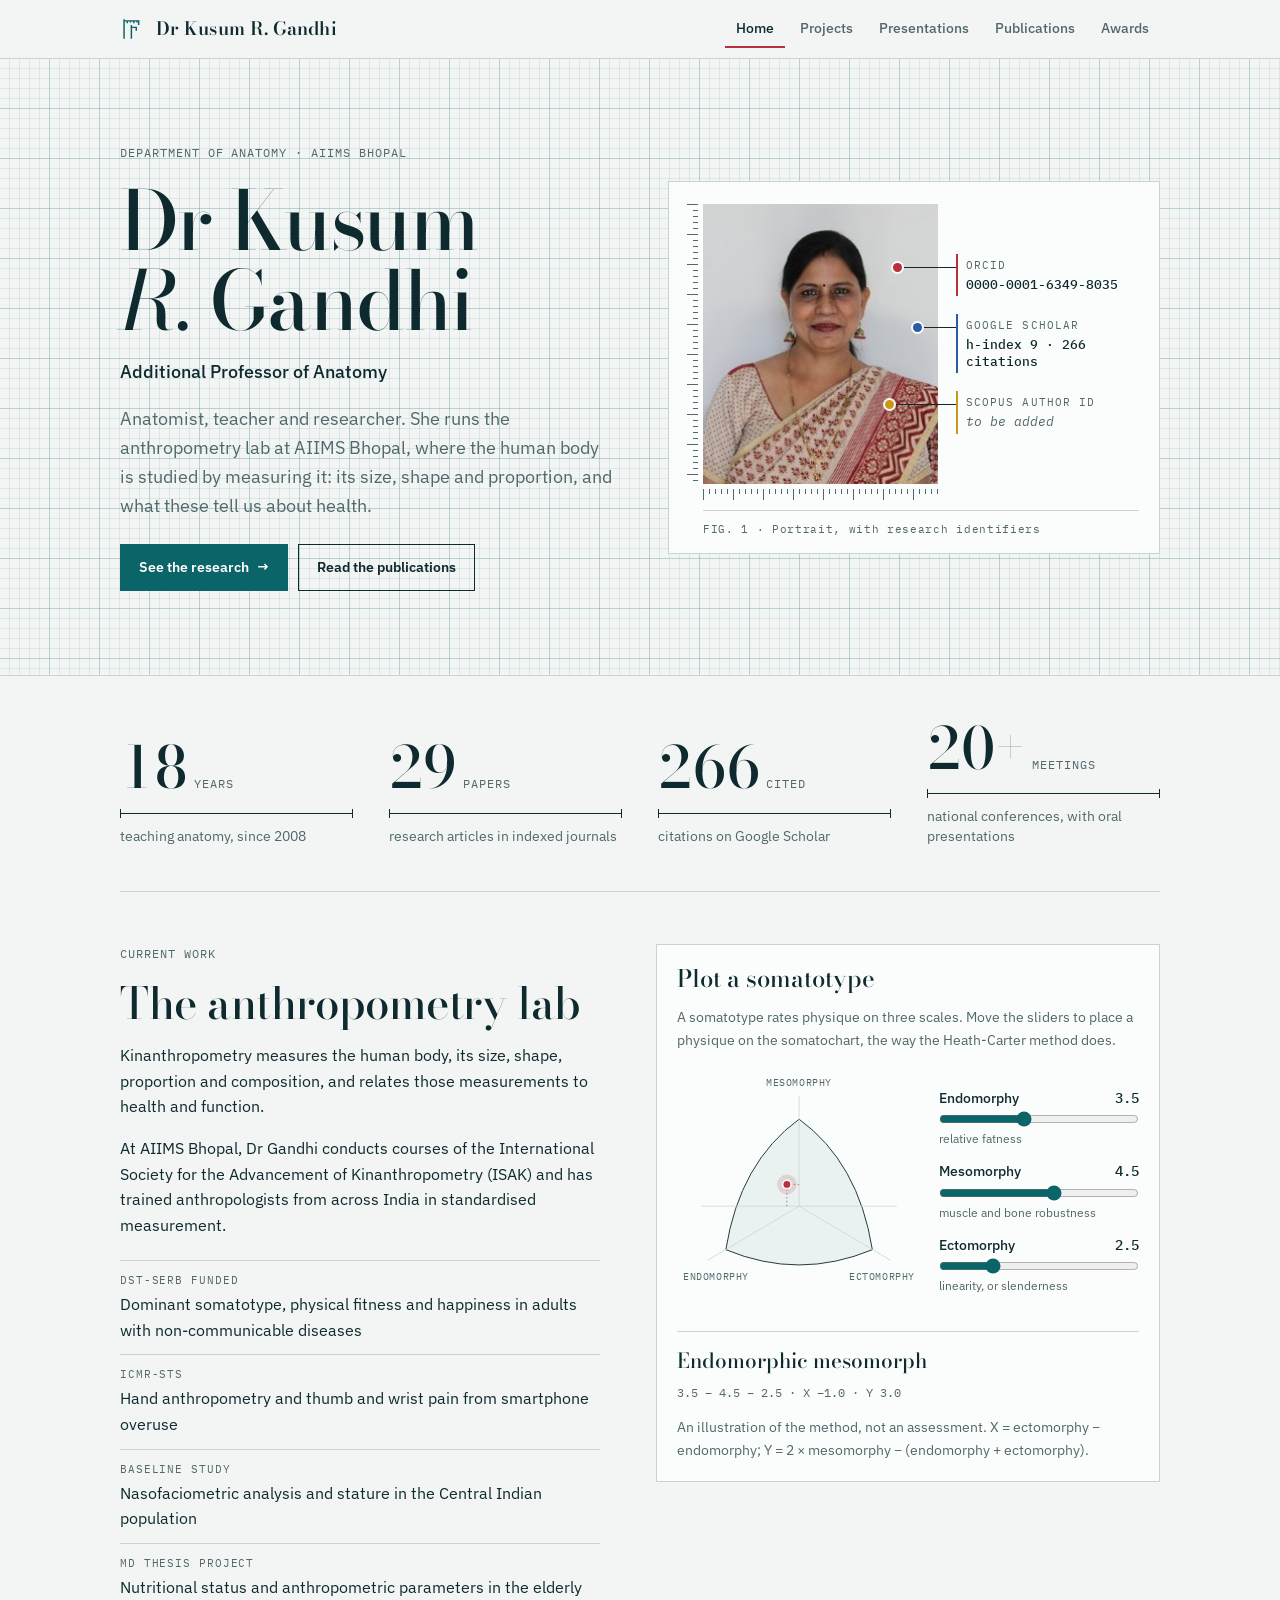
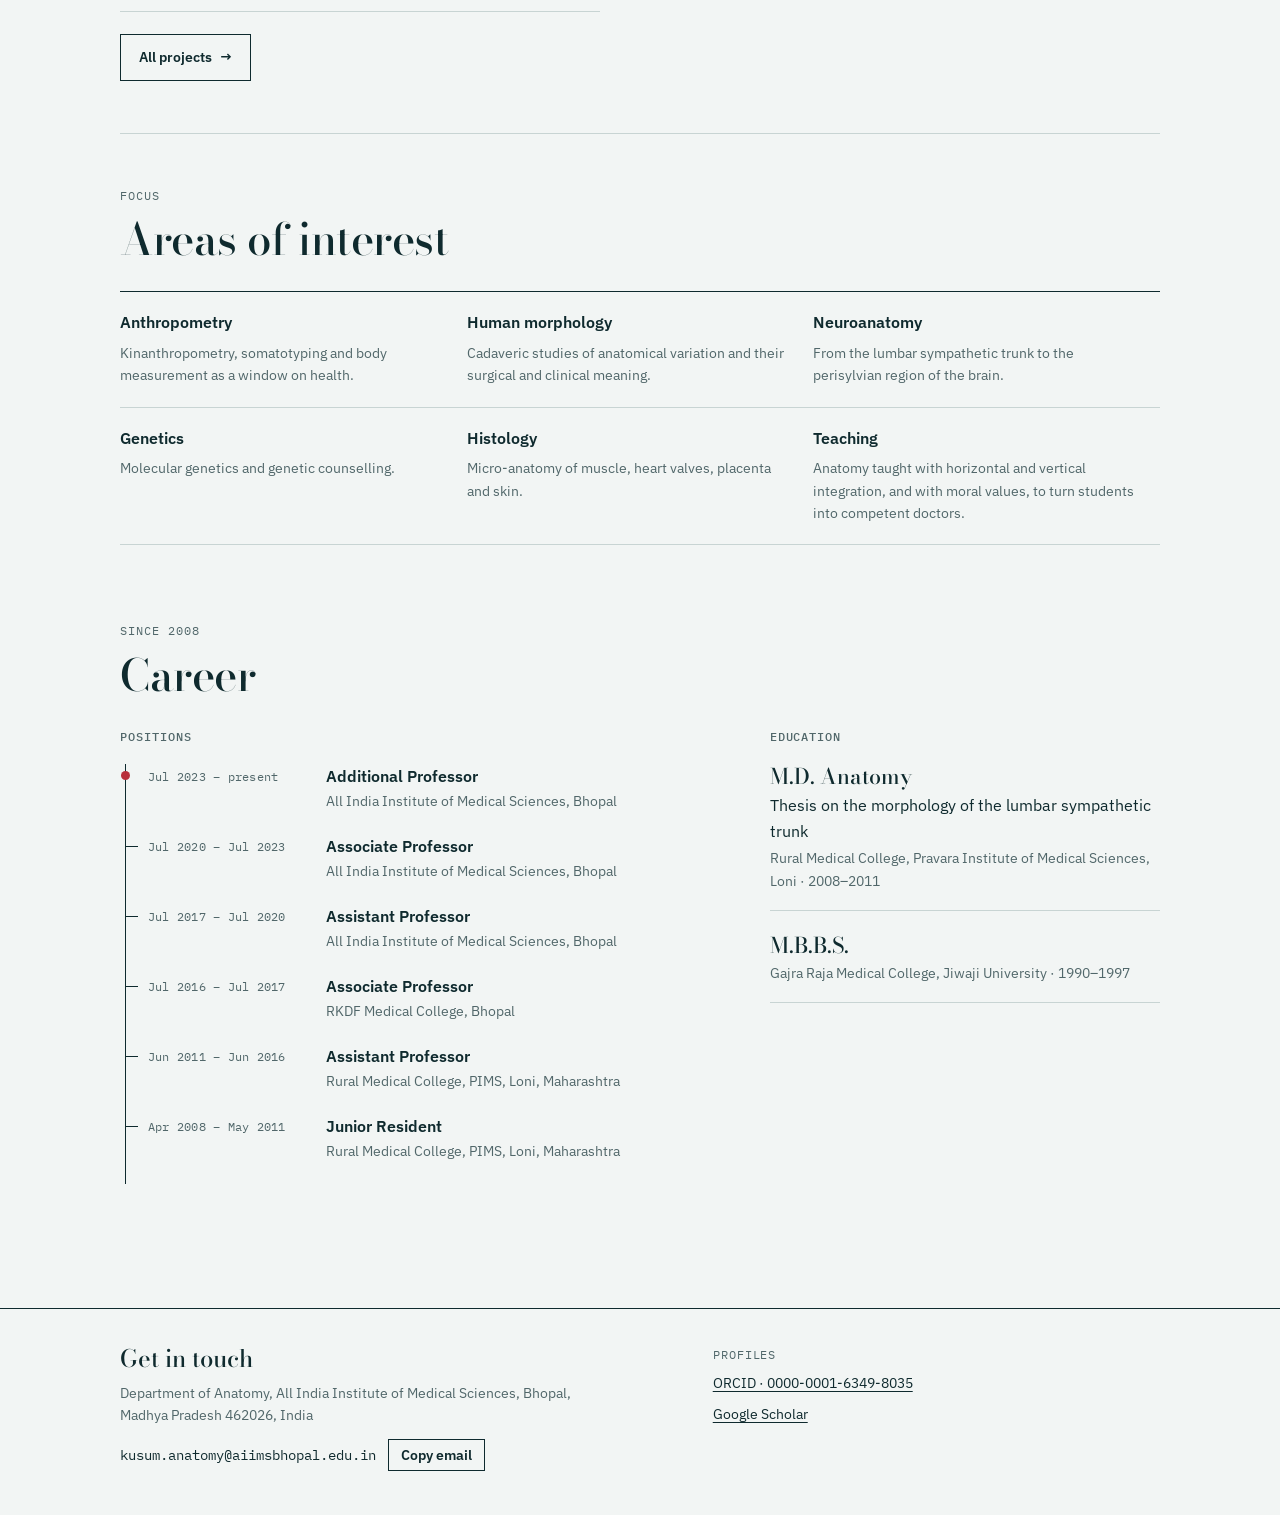
<file: index.html>
<!DOCTYPE html>
<html lang="en">
<head>
<meta charset="utf-8">
<meta name="viewport" content="width=device-width, initial-scale=1, viewport-fit=cover">
<title>Dr Kusum R. Gandhi | Anatomy, AIIMS Bhopal</title>
<meta name="description" content="Dr Kusum R. Gandhi, Additional Professor of Anatomy at AIIMS Bhopal, runs the anthropometry lab and researches kinanthropometry, human morphology and neuroanatomy.">
<link rel="icon" href="images/favicon.svg" type="image/svg+xml">
<link rel="preconnect" href="https://fonts.googleapis.com">
<link rel="preconnect" href="https://fonts.gstatic.com" crossorigin>
<link rel="stylesheet" href="https://fonts.googleapis.com/css2?family=Bodoni+Moda:ital,opsz,wght@0,6..96,400..700;1,6..96,400..700&amp;family=IBM+Plex+Mono:wght@400;500&amp;family=IBM+Plex+Sans:wght@400;500;600&amp;display=swap">
<link rel="stylesheet" href="css/style.css">
<script src="js/site.js" defer></script>
</head>
<body>

<a class="skip" href="#main">Skip to content</a>

<header class="top">
  <div class="wrap top-in">
    <a class="brand" href="index.html" aria-label="Dr Kusum R. Gandhi, home">
      <svg viewBox="0 0 32 32" fill="none" stroke="currentColor" stroke-width="1.8" aria-hidden="true"><path d="M5 4v24M5 6h18v5M5 6v0M14 11v17M14 14h6v4M9 6v3M13 6v2M17 6v3M21 6v2"/></svg>
      <span>Dr Kusum R. Gandhi</span>
    </a>
    <nav aria-label="Pages">
      <ul class="tabs">
        <li><a href="index.html" aria-current="page">Home</a></li>
        <li><a href="projects.html">Projects</a></li>
        <li><a href="presentations.html">Presentations</a></li>
        <li><a href="publications.html">Publications</a></li>
        <li><a href="awards.html">Awards</a></li>
      </ul>
    </nav>
  </div>
</header>

<main id="main" class="page">
    <div class="hero">
      <div class="wrap hero-in">
        <div class="hero-copy">
          <p class="mono">Department of Anatomy · AIIMS Bhopal</p>
          <h1>Dr Kusum <em>R.</em> Gandhi</h1>
          <p class="role">Additional Professor of Anatomy</p>
          <p class="lede">Anatomist, teacher and researcher. She runs the anthropometry lab at AIIMS Bhopal, where the human body is studied by measuring it: its size, shape and proportion, and what these tell us about health.</p>
          <div class="actions">
            <a class="btn solid" href="projects.html">See the research <span class="arr" aria-hidden="true">→</span></a>
            <a class="btn" href="publications.html">Read the publications</a>
          </div>
        </div>

        <figure class="plate">
          <div class="plate-body">
            <div class="photo">
              <img src="images/dr-kusum-gandhi.jpg" width="233" height="277" alt="Portrait of Dr Kusum R. Gandhi">
              <span class="ruler-v" aria-hidden="true"></span>
              <span class="ruler-h" aria-hidden="true"></span>
            </div>
            <ul class="ids" aria-label="Research identifiers">
              <li class="id">
                <a href="https://orcid.org/0000-0001-6349-8035" target="_blank" rel="noopener">
                  <span class="id-k">ORCID</span><span class="id-v">0000-0001-6349-8035</span>
                </a>
              </li>
              <li class="id">
                <a href="https://scholar.google.com/citations?user=KoFKguMAAAAJ&hl=en" target="_blank" rel="noopener">
                  <span class="id-k">Google Scholar</span><span class="id-v">h-index 9 · 266 citations</span>
                </a>
              </li>
              <li class="id">
                <!-- SCOPUS: replace the text below with the Scopus Author ID and wrap it in a link to
                     https://www.scopus.com/authid/detail.uri?authorId=XXXXXXXXXXX -->
                <span class="id-box"><span class="id-k">Scopus Author ID</span><span class="id-v pending">to be added</span></span>
              </li>
            </ul>
          </div>
          <figcaption>FIG. 1 · Portrait, with research identifiers</figcaption>
        </figure>
      </div>
    </div>

    <div class="wrap">
      <dl class="readings">
        <div class="reading"><dt>teaching anatomy, since 2008</dt><dd><span><span class="num">18</span><span class="unit">years</span></span></dd></div>
        <div class="reading"><dt>research articles in indexed journals</dt><dd><span><span class="num">29</span><span class="unit">papers</span></span></dd></div>
        <div class="reading"><dt>citations on Google Scholar</dt><dd><span><span class="num">266</span><span class="unit">cited</span></span></dd></div>
        <div class="reading"><dt>national conferences, with oral presentations</dt><dd><span><span class="num">20+</span><span class="unit">meetings</span></span></dd></div>
      </dl>

      <section class="sec" aria-labelledby="lab-h">
        <div class="lab">
          <div class="lab-copy">
            <p class="mono">Current work</p>
            <h2 class="sec-title" id="lab-h">The anthropometry lab</h2>
            <p>Kinanthropometry measures the human body, its size, shape, proportion and composition, and relates those measurements to health and function.</p>
            <p>At AIIMS Bhopal, Dr Gandhi conducts courses of the International Society for the Advancement of Kinanthropometry (ISAK) and has trained anthropologists from across India in standardised measurement.</p>
            <ul class="lab-list">
              <li><span>DST-SERB funded</span>Dominant somatotype, physical fitness and happiness in adults with non-communicable diseases</li>
              <li><span>ICMR-STS</span>Hand anthropometry and thumb and wrist pain from smartphone overuse</li>
              <li><span>Baseline study</span>Nasofaciometric analysis and stature in the Central Indian population</li>
              <li><span>MD thesis project</span>Nutritional status and anthropometric parameters in the elderly</li>
            </ul>
            <div class="actions"><a class="btn" href="projects.html">All projects <span class="arr" aria-hidden="true">→</span></a></div>
          </div>

          <div class="soma" role="group" aria-labelledby="soma-h">
            <h3 id="soma-h">Plot a somatotype</h3>
            <p>A somatotype rates physique on three scales. Move the sliders to place a physique on the somatochart, the way the Heath-Carter method does.</p>
            <div class="soma-grid">
              <svg viewBox="0 0 320 330" role="img" aria-labelledby="soma-desc">
                <desc id="soma-desc">Somatochart: a rounded triangle with mesomorphy at the top, endomorphy at the lower left and ectomorphy at the lower right. A red point marks the plotted physique.</desc>
                <path class="tri" d="M160 71 Q238 128 256 242 Q160 282 64 242 Q82 128 160 71Z"/>
                <path class="axis" d="M160 185 L160 40 M160 185 L40 256 M160 185 L280 256"/>
                <path class="axis" d="M32 185 H288"/>
                <text class="lbl" x="160" y="28" text-anchor="middle">MESOMORPHY</text>
                <text class="lbl" x="8" y="282">ENDOMORPHY</text>
                <text class="lbl" x="312" y="282" text-anchor="end">ECTOMORPHY</text>
                <path class="cross" id="soma-cross" d=""/>
                <circle class="halo" id="soma-halo" r="13" cx="160" cy="185"/>
                <circle class="pt" id="soma-pt" r="5.5" cx="160" cy="185"/>
              </svg>
              <div class="sliders">
                <div class="slider">
                  <label for="s-endo">Endomorphy <output id="o-endo" for="s-endo">3.5</output></label>
                  <input type="range" id="s-endo" min="1" max="7" step="0.5" value="3.5">
                  <small>relative fatness</small>
                </div>
                <div class="slider">
                  <label for="s-meso">Mesomorphy <output id="o-meso" for="s-meso">4.5</output></label>
                  <input type="range" id="s-meso" min="1" max="7" step="0.5" value="4.5">
                  <small>muscle and bone robustness</small>
                </div>
                <div class="slider">
                  <label for="s-ecto">Ectomorphy <output id="o-ecto" for="s-ecto">2.5</output></label>
                  <input type="range" id="s-ecto" min="1" max="7" step="0.5" value="2.5">
                  <small>linearity, or slenderness</small>
                </div>
              </div>
            </div>
            <div class="soma-out" aria-live="polite">
              <b id="soma-name">Endomorphic mesomorph</b>
              <span id="soma-xy">X −1.0 · Y 3.0</span>
            </div>
            <p>An illustration of the method, not an assessment. X = ectomorphy − endomorphy; Y = 2 × mesomorphy − (endomorphy + ectomorphy).</p>
          </div>
        </div>
      </section>

      <section class="sec" aria-labelledby="int-h">
        <div class="sec-head"><p class="mono">Focus</p><h2 class="sec-title" id="int-h">Areas of interest</h2></div>
        <ul class="interests">
          <li><h3>Anthropometry</h3><p>Kinanthropometry, somatotyping and body measurement as a window on health.</p></li>
          <li><h3>Human morphology</h3><p>Cadaveric studies of anatomical variation and their surgical and clinical meaning.</p></li>
          <li><h3>Neuroanatomy</h3><p>From the lumbar sympathetic trunk to the perisylvian region of the brain.</p></li>
          <li><h3>Genetics</h3><p>Molecular genetics and genetic counselling.</p></li>
          <li><h3>Histology</h3><p>Micro-anatomy of muscle, heart valves, placenta and skin.</p></li>
          <li><h3>Teaching</h3><p>Anatomy taught with horizontal and vertical integration, and with moral values, to turn students into competent doctors.</p></li>
        </ul>
      </section>

      <section class="sec flush" aria-labelledby="car-h">
        <div class="sec-head"><p class="mono">Since 2008</p><h2 class="sec-title" id="car-h">Career</h2></div>
        <div class="career">
          <div>
            <h3>Positions</h3>
            <ol class="steps">
              <li class="now"><span class="when">Jul 2023 – present</span><div><b>Additional Professor</b><div class="where">All India Institute of Medical Sciences, Bhopal</div></div></li>
              <li><span class="when">Jul 2020 – Jul 2023</span><div><b>Associate Professor</b><div class="where">All India Institute of Medical Sciences, Bhopal</div></div></li>
              <li><span class="when">Jul 2017 – Jul 2020</span><div><b>Assistant Professor</b><div class="where">All India Institute of Medical Sciences, Bhopal</div></div></li>
              <li><span class="when">Jul 2016 – Jul 2017</span><div><b>Associate Professor</b><div class="where">RKDF Medical College, Bhopal</div></div></li>
              <li><span class="when">Jun 2011 – Jun 2016</span><div><b>Assistant Professor</b><div class="where">Rural Medical College, PIMS, Loni, Maharashtra</div></div></li>
              <li><span class="when">Apr 2008 – May 2011</span><div><b>Junior Resident</b><div class="where">Rural Medical College, PIMS, Loni, Maharashtra</div></div></li>
            </ol>
          </div>
          <div>
            <h3>Education</h3>
            <ul class="edu">
              <li><b>M.D. Anatomy</b><span>Thesis on the morphology of the lumbar sympathetic trunk</span><span class="where">Rural Medical College, Pravara Institute of Medical Sciences, Loni · 2008–2011</span></li>
              <li><b>M.B.B.S.</b><span class="where">Gajra Raja Medical College, Jiwaji University · 1990–1997</span></li>
            </ul>
          </div>
        </div>
      </section>
    </div>
</main>

<footer class="foot">
  <div class="wrap foot-in">
    <div>
      <h2>Get in touch</h2>
      <p>Department of Anatomy, All India Institute of Medical Sciences, Bhopal, Madhya Pradesh 462026, India</p>
      <div class="mail">
        <code id="mail-addr">kusum.anatomy@aiimsbhopal.edu.in</code>
        <button class="btn" type="button" id="mail-copy">Copy email</button>
      </div>
    </div>
    <div class="foot-links">
      <span class="mono">Profiles</span>
      <a href="https://orcid.org/0000-0001-6349-8035" target="_blank" rel="noopener">ORCID · 0000-0001-6349-8035</a>
      <a href="https://scholar.google.com/citations?user=KoFKguMAAAAJ&hl=en" target="_blank" rel="noopener">Google Scholar</a>
    </div>
  </div>
</footer>

</body>
</html>
</file>
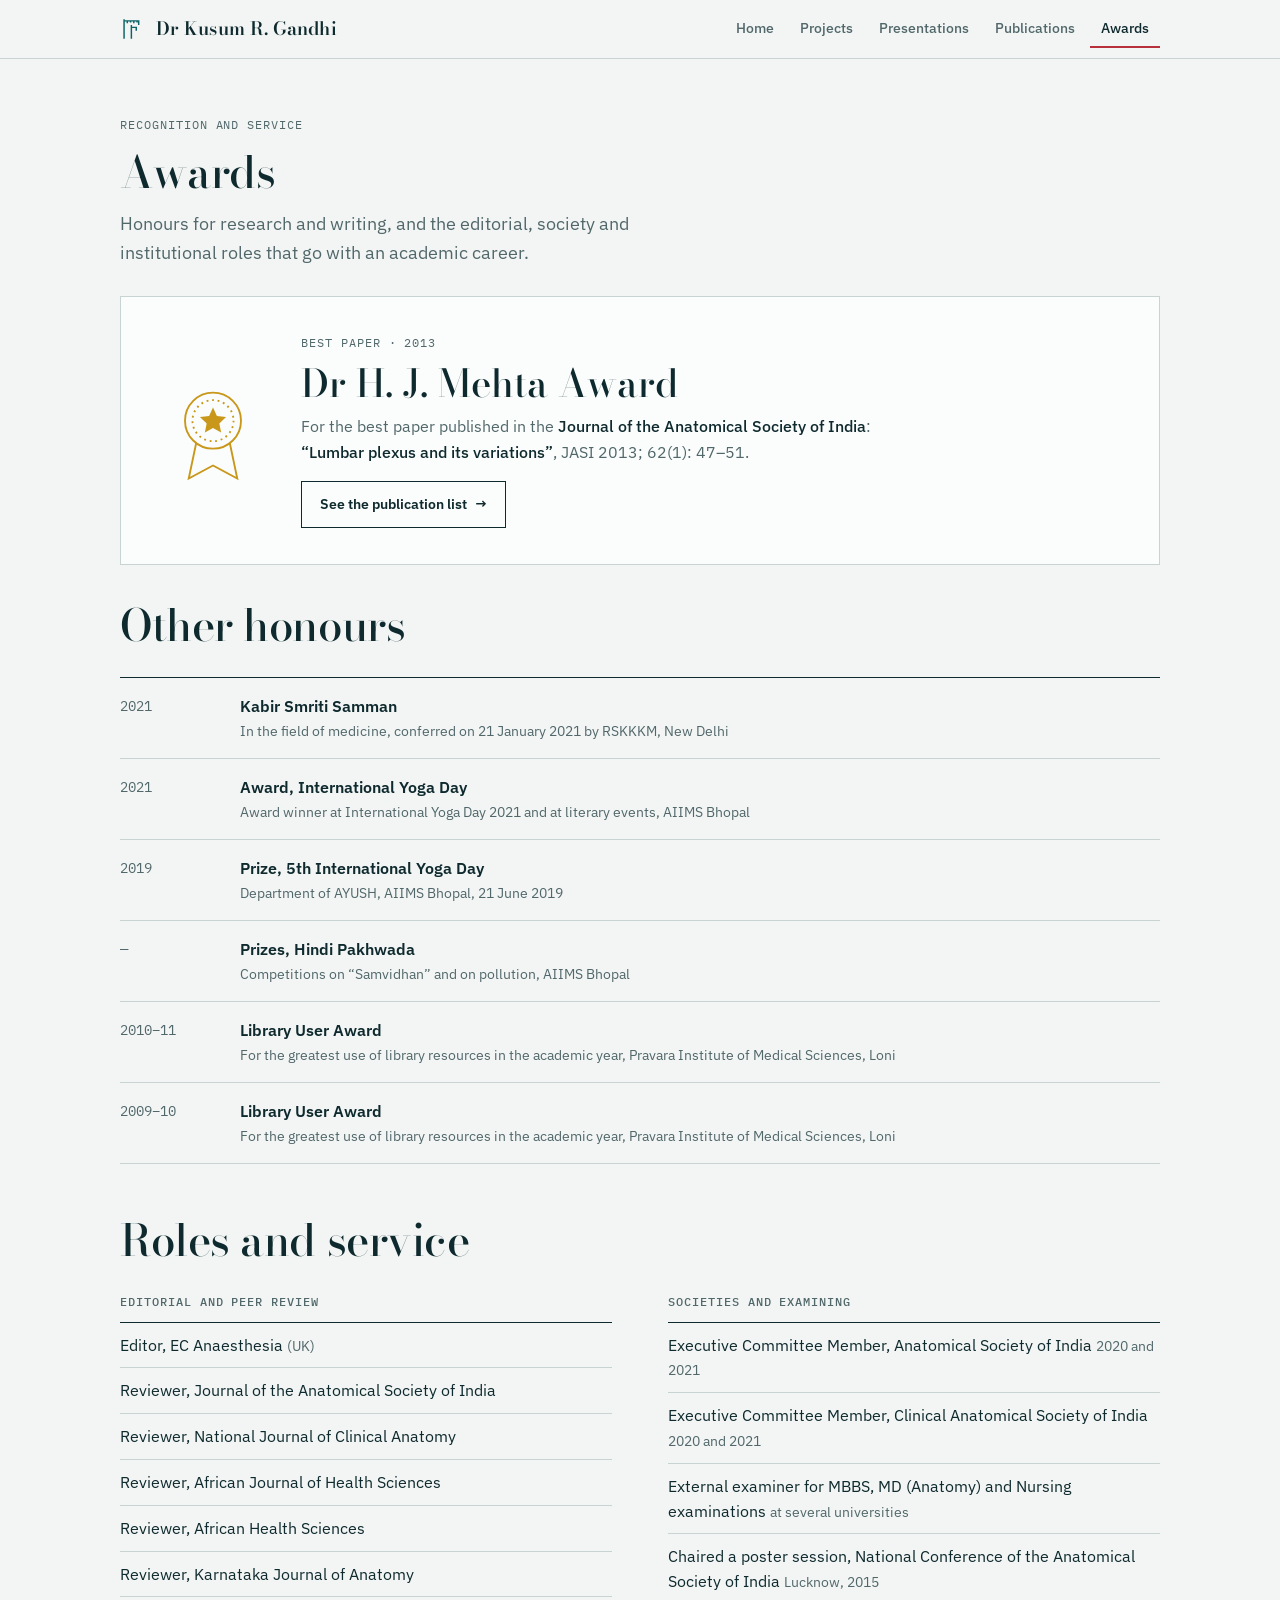
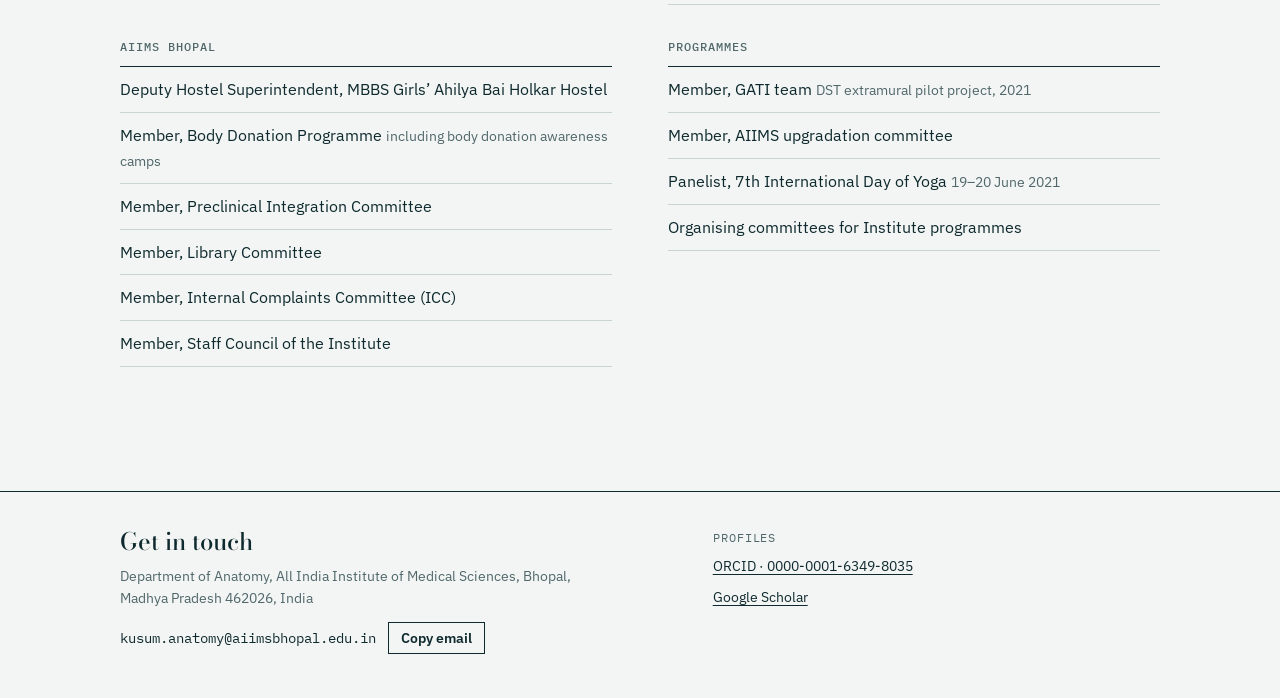
<file: awards.html>
<!DOCTYPE html>
<html lang="en">
<head>
<meta charset="utf-8">
<meta name="viewport" content="width=device-width, initial-scale=1, viewport-fit=cover">
<title>Awards | Dr Kusum R. Gandhi</title>
<meta name="description" content="Awards, honours and academic service of Dr Kusum R. Gandhi, Department of Anatomy, AIIMS Bhopal.">
<link rel="icon" href="images/favicon.svg" type="image/svg+xml">
<link rel="preconnect" href="https://fonts.googleapis.com">
<link rel="preconnect" href="https://fonts.gstatic.com" crossorigin>
<link rel="stylesheet" href="https://fonts.googleapis.com/css2?family=Bodoni+Moda:ital,opsz,wght@0,6..96,400..700;1,6..96,400..700&amp;family=IBM+Plex+Mono:wght@400;500&amp;family=IBM+Plex+Sans:wght@400;500;600&amp;display=swap">
<link rel="stylesheet" href="css/style.css">
<script src="js/site.js" defer></script>
</head>
<body>

<a class="skip" href="#main">Skip to content</a>

<header class="top">
  <div class="wrap top-in">
    <a class="brand" href="index.html" aria-label="Dr Kusum R. Gandhi, home">
      <svg viewBox="0 0 32 32" fill="none" stroke="currentColor" stroke-width="1.8" aria-hidden="true"><path d="M5 4v24M5 6h18v5M5 6v0M14 11v17M14 14h6v4M9 6v3M13 6v2M17 6v3M21 6v2"/></svg>
      <span>Dr Kusum R. Gandhi</span>
    </a>
    <nav aria-label="Pages">
      <ul class="tabs">
        <li><a href="index.html">Home</a></li>
        <li><a href="projects.html">Projects</a></li>
        <li><a href="presentations.html">Presentations</a></li>
        <li><a href="publications.html">Publications</a></li>
        <li><a href="awards.html" aria-current="page">Awards</a></li>
      </ul>
    </nav>
  </div>
</header>

<main id="main" class="page">
    <div class="wrap">
      <header class="page-head">
        <p class="mono">Recognition and service</p>
        <h1>Awards</h1>
        <p>Honours for research and writing, and the editorial, society and institutional roles that go with an academic career.</p>
      </header>

      <div class="prize">
        <svg viewBox="0 0 120 120" fill="none" stroke="currentColor" stroke-width="2" aria-hidden="true">
          <circle cx="60" cy="50" r="30"/><circle cx="60" cy="50" r="22" stroke-dasharray="2 4"/>
          <path d="M42 74 L34 112 L60 98 L86 112 L78 74"/><path d="M60 36 l4.2 9 9.8 1.2 -7.2 6.8 1.9 9.7 -8.7-4.8 -8.7 4.8 1.9-9.7 -7.2-6.8 9.8-1.2z" fill="currentColor" stroke="none"/>
        </svg>
        <div class="prize-copy">
          <p class="mono">Best paper · 2013</p>
          <h2>Dr H. J. Mehta Award</h2>
          <p>For the best paper published in the <b>Journal of the Anatomical Society of India</b>: <b>“Lumbar plexus and its variations”</b>, JASI 2013; 62(1): 47–51.</p>
          <div class="actions"><a class="btn" href="publications.html">See the publication list <span class="arr" aria-hidden="true">→</span></a></div>
        </div>
      </div>

      <section aria-labelledby="hon-h">
        <div class="sec-head"><h2 class="sec-title" id="hon-h">Other honours</h2></div>
        <ul class="honours">
          <li><span class="when">2021</span><div><b>Kabir Smriti Samman</b><span>In the field of medicine, conferred on 21 January 2021 by RSKKKM, New Delhi</span></div></li>
          <li><span class="when">2021</span><div><b>Award, International Yoga Day</b><span>Award winner at International Yoga Day 2021 and at literary events, AIIMS Bhopal</span></div></li>
          <li><span class="when">2019</span><div><b>Prize, 5th International Yoga Day</b><span>Department of AYUSH, AIIMS Bhopal, 21 June 2019</span></div></li>
          <li><span class="when">—</span><div><b>Prizes, Hindi Pakhwada</b><span>Competitions on “Samvidhan” and on pollution, AIIMS Bhopal</span></div></li>
          <li><span class="when">2010–11</span><div><b>Library User Award</b><span>For the greatest use of library resources in the academic year, Pravara Institute of Medical Sciences, Loni</span></div></li>
          <li><span class="when">2009–10</span><div><b>Library User Award</b><span>For the greatest use of library resources in the academic year, Pravara Institute of Medical Sciences, Loni</span></div></li>
        </ul>
      </section>

      <section class="sec flush" style="margin-top:28px" aria-labelledby="srv-h">
        <div class="sec-head"><h2 class="sec-title" id="srv-h">Roles and service</h2></div>
        <div class="service">
          <div>
            <h3>Editorial and peer review</h3>
            <ul>
              <li>Editor, EC Anaesthesia <span>(UK)</span></li>
              <li>Reviewer, Journal of the Anatomical Society of India</li>
              <li>Reviewer, National Journal of Clinical Anatomy</li>
              <li>Reviewer, African Journal of Health Sciences</li>
              <li>Reviewer, African Health Sciences</li>
              <li>Reviewer, Karnataka Journal of Anatomy</li>
            </ul>
          </div>
          <div>
            <h3>Societies and examining</h3>
            <ul>
              <li>Executive Committee Member, Anatomical Society of India <span>2020 and 2021</span></li>
              <li>Executive Committee Member, Clinical Anatomical Society of India <span>2020 and 2021</span></li>
              <li>External examiner for MBBS, MD (Anatomy) and Nursing examinations <span>at several universities</span></li>
              <li>Chaired a poster session, National Conference of the Anatomical Society of India <span>Lucknow, 2015</span></li>
            </ul>
          </div>
          <div>
            <h3>AIIMS Bhopal</h3>
            <ul>
              <li>Deputy Hostel Superintendent, MBBS Girls’ Ahilya Bai Holkar Hostel</li>
              <li>Member, Body Donation Programme <span>including body donation awareness camps</span></li>
              <li>Member, Preclinical Integration Committee</li>
              <li>Member, Library Committee</li>
              <li>Member, Internal Complaints Committee (ICC)</li>
              <li>Member, Staff Council of the Institute</li>
            </ul>
          </div>
          <div>
            <h3>Programmes</h3>
            <ul>
              <li>Member, GATI team <span>DST extramural pilot project, 2021</span></li>
              <li>Member, AIIMS upgradation committee</li>
              <li>Panelist, 7th International Day of Yoga <span>19–20 June 2021</span></li>
              <li>Organising committees for Institute programmes</li>
            </ul>
          </div>
        </div>
      </section>
    </div>
</main>

<footer class="foot">
  <div class="wrap foot-in">
    <div>
      <h2>Get in touch</h2>
      <p>Department of Anatomy, All India Institute of Medical Sciences, Bhopal, Madhya Pradesh 462026, India</p>
      <div class="mail">
        <code id="mail-addr">kusum.anatomy@aiimsbhopal.edu.in</code>
        <button class="btn" type="button" id="mail-copy">Copy email</button>
      </div>
    </div>
    <div class="foot-links">
      <span class="mono">Profiles</span>
      <a href="https://orcid.org/0000-0001-6349-8035" target="_blank" rel="noopener">ORCID · 0000-0001-6349-8035</a>
      <a href="https://scholar.google.com/citations?user=KoFKguMAAAAJ&hl=en" target="_blank" rel="noopener">Google Scholar</a>
    </div>
  </div>
</footer>

</body>
</html>
</file>
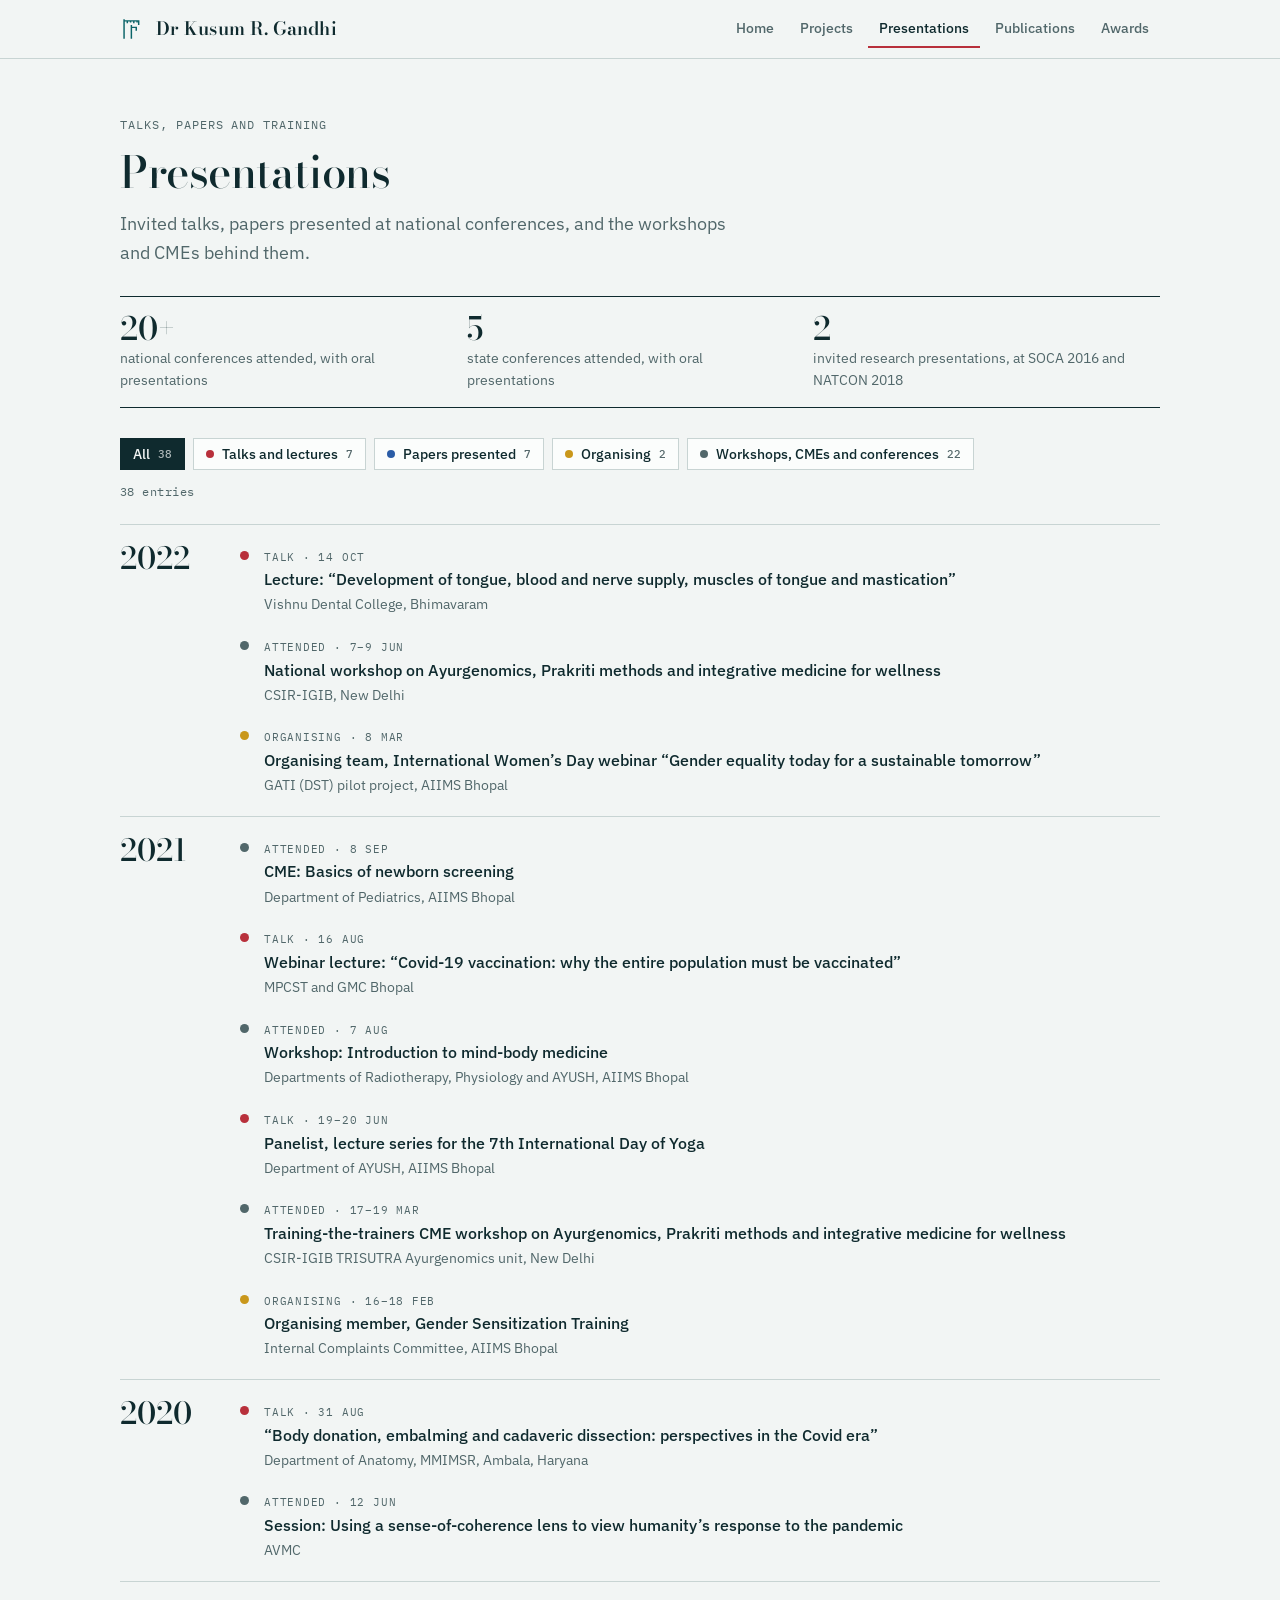
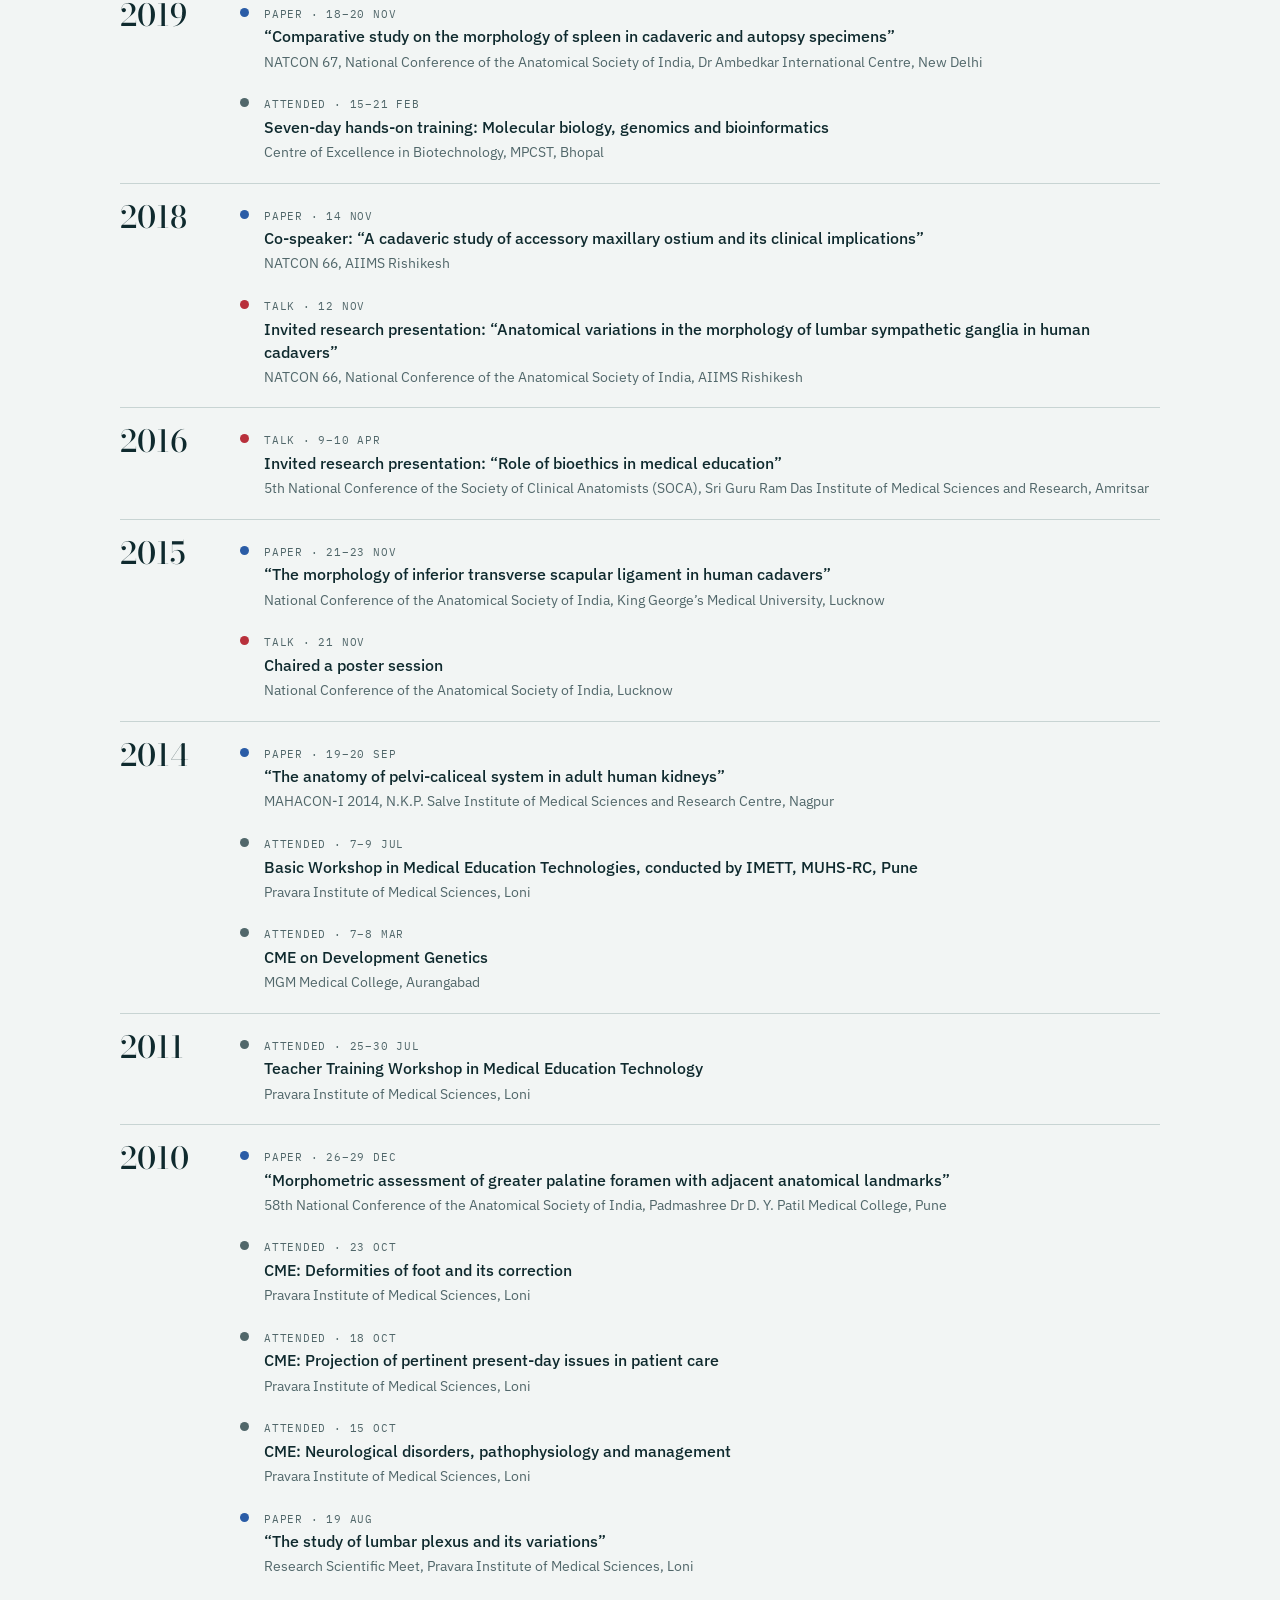
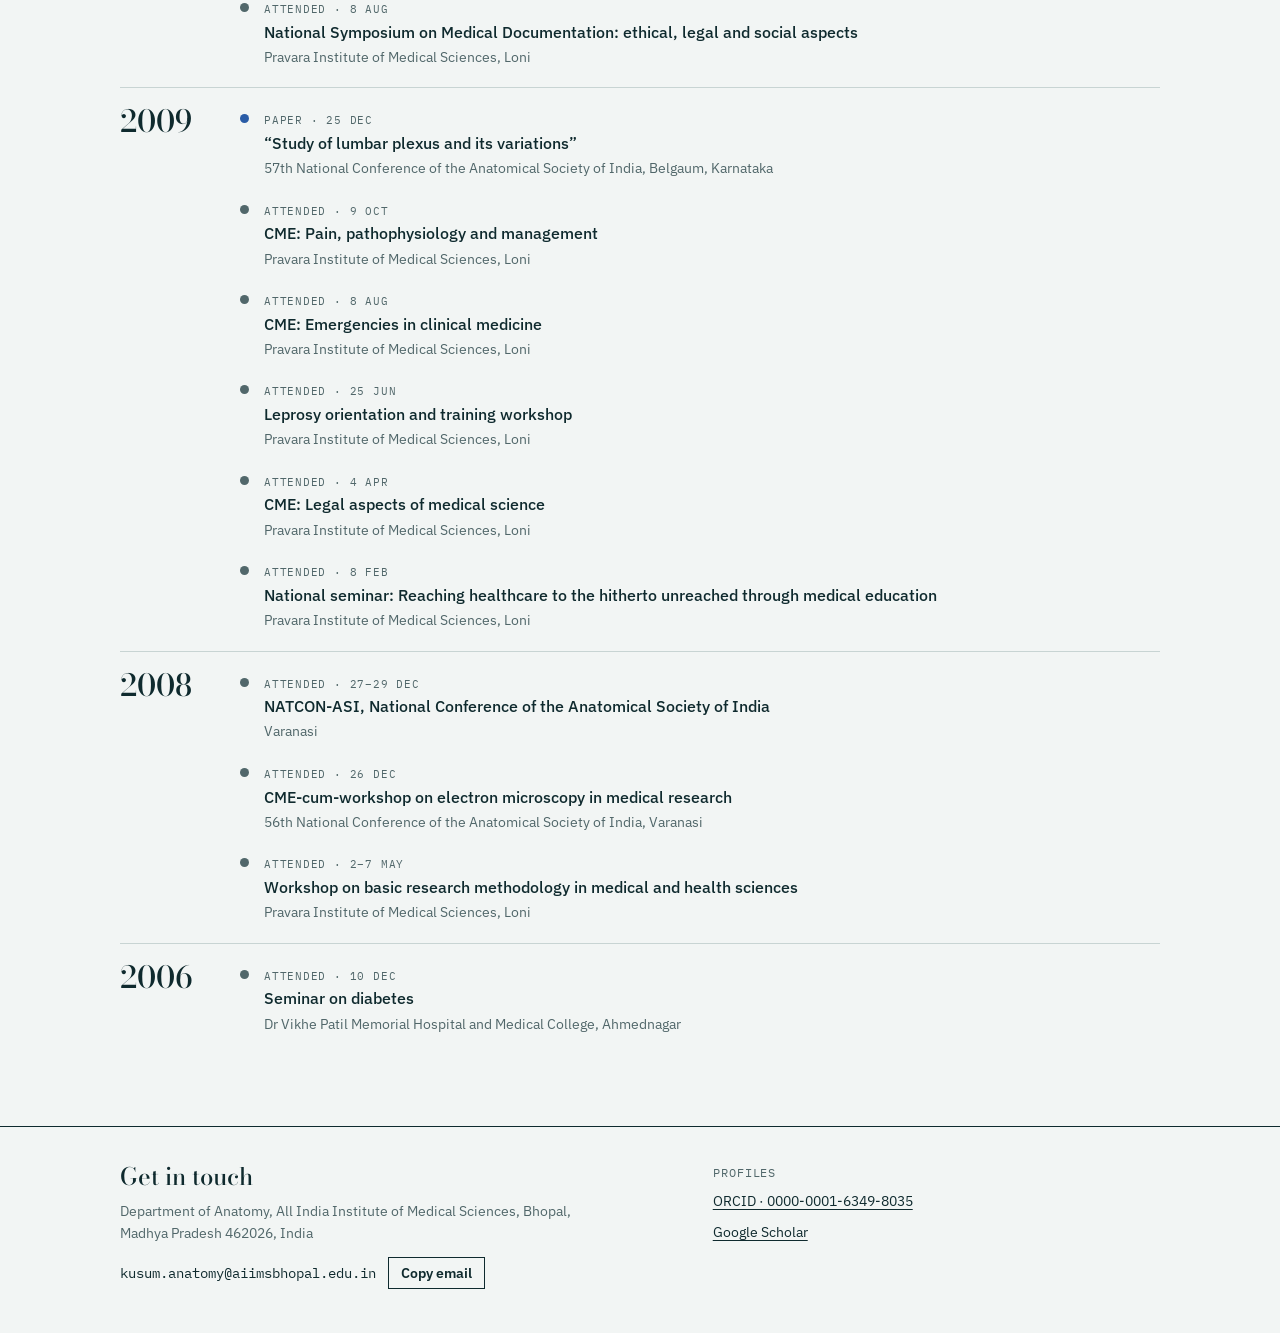
<file: presentations.html>
<!DOCTYPE html>
<html lang="en">
<head>
<meta charset="utf-8">
<meta name="viewport" content="width=device-width, initial-scale=1, viewport-fit=cover">
<title>Presentations | Dr Kusum R. Gandhi</title>
<meta name="description" content="Invited talks, conference papers, workshops and CMEs of Dr Kusum R. Gandhi, Department of Anatomy, AIIMS Bhopal.">
<link rel="icon" href="images/favicon.svg" type="image/svg+xml">
<link rel="preconnect" href="https://fonts.googleapis.com">
<link rel="preconnect" href="https://fonts.gstatic.com" crossorigin>
<link rel="stylesheet" href="https://fonts.googleapis.com/css2?family=Bodoni+Moda:ital,opsz,wght@0,6..96,400..700;1,6..96,400..700&amp;family=IBM+Plex+Mono:wght@400;500&amp;family=IBM+Plex+Sans:wght@400;500;600&amp;display=swap">
<link rel="stylesheet" href="css/style.css">
<script src="js/site.js" defer></script>
</head>
<body>

<a class="skip" href="#main">Skip to content</a>

<header class="top">
  <div class="wrap top-in">
    <a class="brand" href="index.html" aria-label="Dr Kusum R. Gandhi, home">
      <svg viewBox="0 0 32 32" fill="none" stroke="currentColor" stroke-width="1.8" aria-hidden="true"><path d="M5 4v24M5 6h18v5M5 6v0M14 11v17M14 14h6v4M9 6v3M13 6v2M17 6v3M21 6v2"/></svg>
      <span>Dr Kusum R. Gandhi</span>
    </a>
    <nav aria-label="Pages">
      <ul class="tabs">
        <li><a href="index.html">Home</a></li>
        <li><a href="projects.html">Projects</a></li>
        <li><a href="presentations.html" aria-current="page">Presentations</a></li>
        <li><a href="publications.html">Publications</a></li>
        <li><a href="awards.html">Awards</a></li>
      </ul>
    </nav>
  </div>
</header>

<main id="main" class="page">
    <div class="wrap">
      <header class="page-head">
        <p class="mono">Talks, papers and training</p>
        <h1>Presentations</h1>
        <p>Invited talks, papers presented at national conferences, and the workshops and CMEs behind them.</p>
      </header>
      <div class="note">
        <div><b>20+</b><span>national conferences attended, with oral presentations</span></div>
        <div><b>5</b><span>state conferences attended, with oral presentations</span></div>
        <div><b>2</b><span>invited research presentations, at SOCA 2016 and NATCON 2018</span></div>
      </div>
      <div class="toolbar">
        <div class="chips" id="pres-type" role="group" aria-label="Filter by type"></div>
        <p class="count" id="pres-count" aria-live="polite"></p>
      </div>
      <div class="years" id="pres-list"></div>
    </div>
</main>

<footer class="foot">
  <div class="wrap foot-in">
    <div>
      <h2>Get in touch</h2>
      <p>Department of Anatomy, All India Institute of Medical Sciences, Bhopal, Madhya Pradesh 462026, India</p>
      <div class="mail">
        <code id="mail-addr">kusum.anatomy@aiimsbhopal.edu.in</code>
        <button class="btn" type="button" id="mail-copy">Copy email</button>
      </div>
    </div>
    <div class="foot-links">
      <span class="mono">Profiles</span>
      <a href="https://orcid.org/0000-0001-6349-8035" target="_blank" rel="noopener">ORCID · 0000-0001-6349-8035</a>
      <a href="https://scholar.google.com/citations?user=KoFKguMAAAAJ&hl=en" target="_blank" rel="noopener">Google Scholar</a>
    </div>
  </div>
</footer>

</body>
</html>
</file>
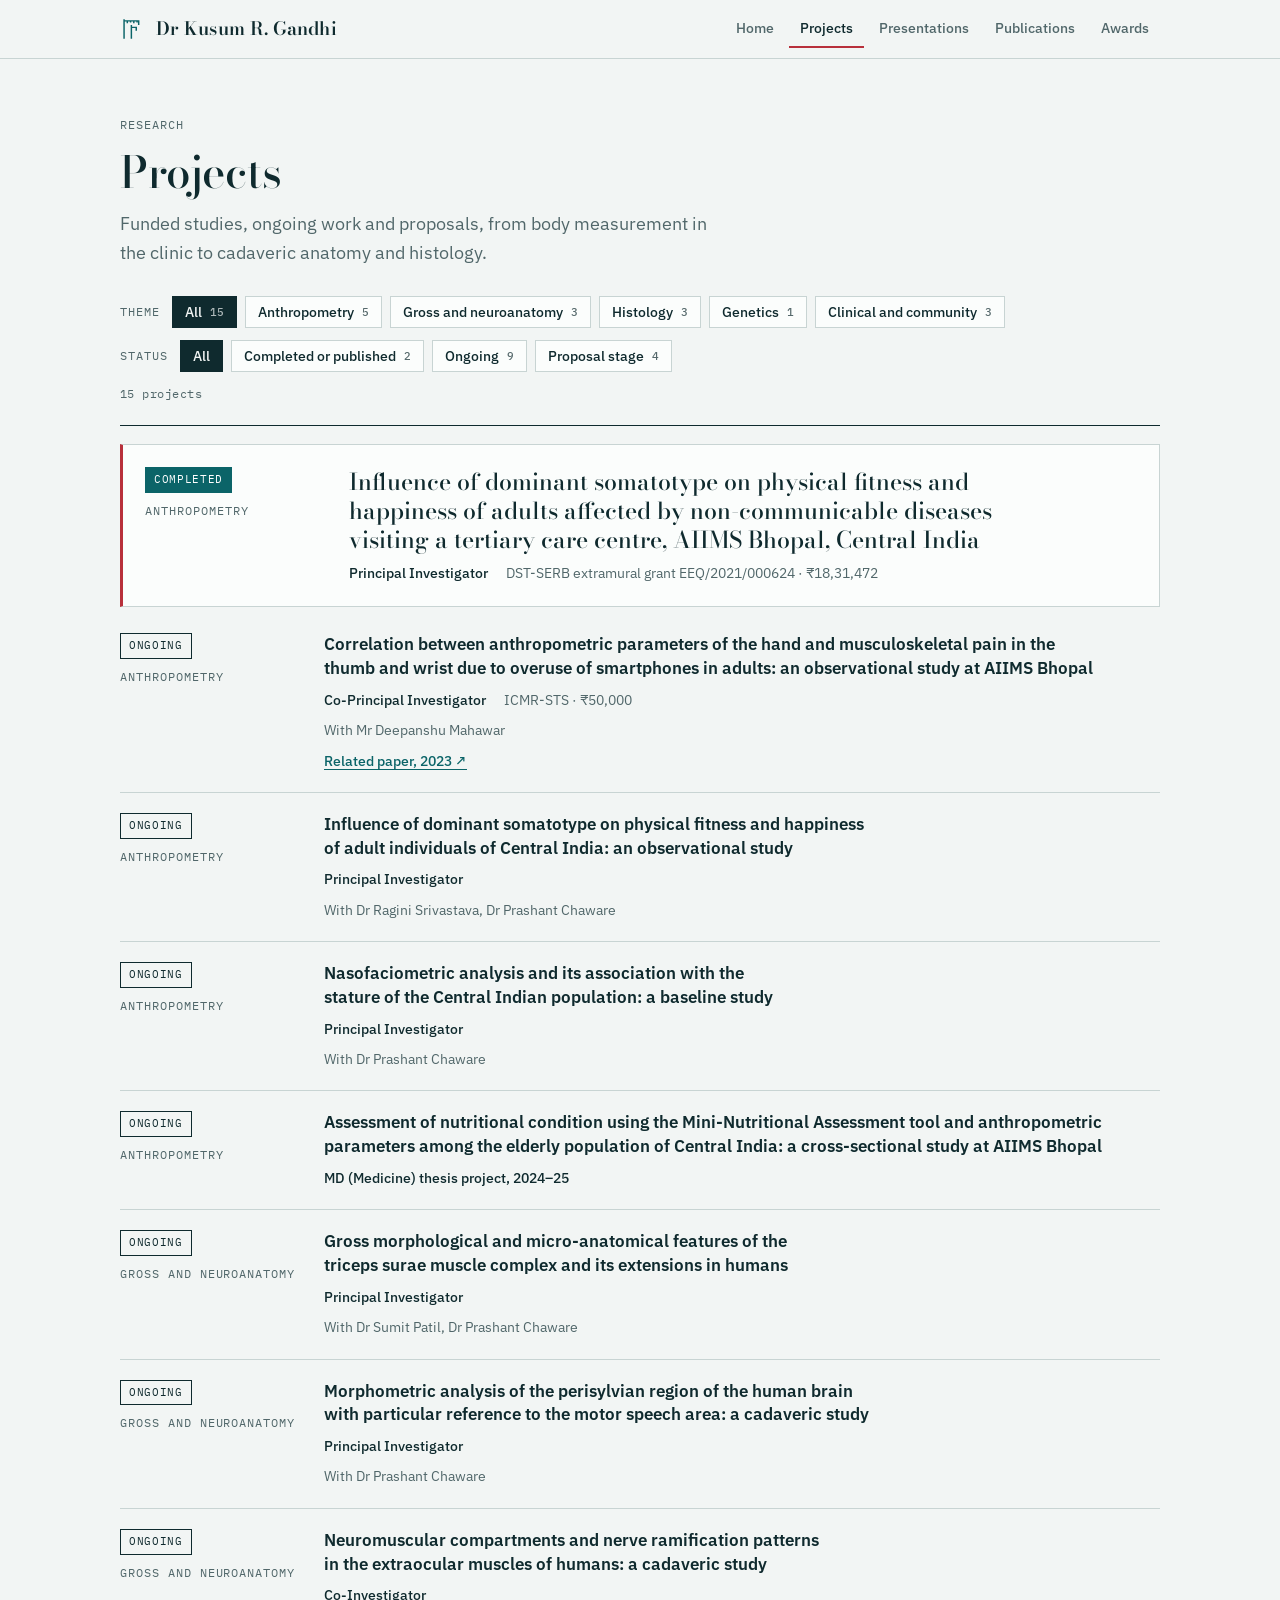
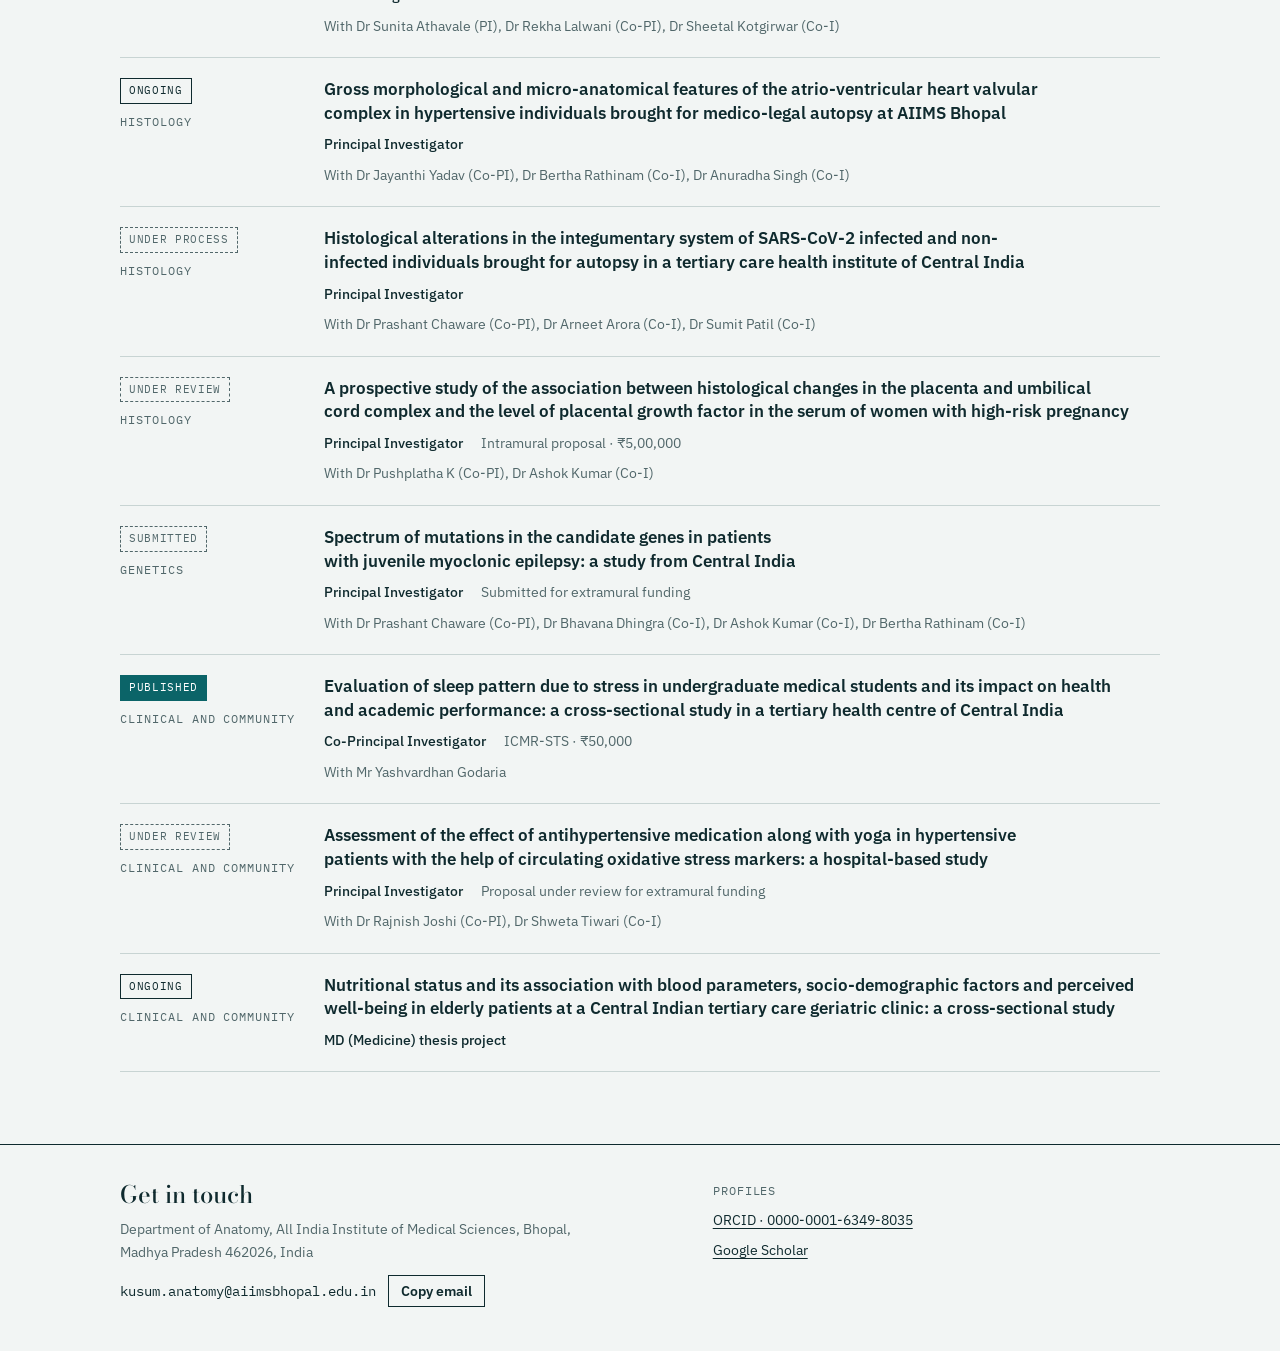
<file: projects.html>
<!DOCTYPE html>
<html lang="en">
<head>
<meta charset="utf-8">
<meta name="viewport" content="width=device-width, initial-scale=1, viewport-fit=cover">
<title>Projects | Dr Kusum R. Gandhi</title>
<meta name="description" content="Funded, ongoing and proposed research projects of Dr Kusum R. Gandhi, Department of Anatomy, AIIMS Bhopal.">
<link rel="icon" href="images/favicon.svg" type="image/svg+xml">
<link rel="preconnect" href="https://fonts.googleapis.com">
<link rel="preconnect" href="https://fonts.gstatic.com" crossorigin>
<link rel="stylesheet" href="https://fonts.googleapis.com/css2?family=Bodoni+Moda:ital,opsz,wght@0,6..96,400..700;1,6..96,400..700&amp;family=IBM+Plex+Mono:wght@400;500&amp;family=IBM+Plex+Sans:wght@400;500;600&amp;display=swap">
<link rel="stylesheet" href="css/style.css">
<script src="js/site.js" defer></script>
</head>
<body>

<a class="skip" href="#main">Skip to content</a>

<header class="top">
  <div class="wrap top-in">
    <a class="brand" href="index.html" aria-label="Dr Kusum R. Gandhi, home">
      <svg viewBox="0 0 32 32" fill="none" stroke="currentColor" stroke-width="1.8" aria-hidden="true"><path d="M5 4v24M5 6h18v5M5 6v0M14 11v17M14 14h6v4M9 6v3M13 6v2M17 6v3M21 6v2"/></svg>
      <span>Dr Kusum R. Gandhi</span>
    </a>
    <nav aria-label="Pages">
      <ul class="tabs">
        <li><a href="index.html">Home</a></li>
        <li><a href="projects.html" aria-current="page">Projects</a></li>
        <li><a href="presentations.html">Presentations</a></li>
        <li><a href="publications.html">Publications</a></li>
        <li><a href="awards.html">Awards</a></li>
      </ul>
    </nav>
  </div>
</header>

<main id="main" class="page">
    <div class="wrap">
      <header class="page-head">
        <p class="mono">Research</p>
        <h1>Projects</h1>
        <p>Funded studies, ongoing work and proposals, from body measurement in the clinic to cadaveric anatomy and histology.</p>
      </header>
      <div class="toolbar">
        <div class="chips" id="proj-theme" role="group" aria-label="Filter by theme"><span class="mono">Theme</span></div>
        <div class="chips" id="proj-status" role="group" aria-label="Filter by status"><span class="mono">Status</span></div>
        <p class="count" id="proj-count" aria-live="polite"></p>
      </div>
      <ul class="proj" id="proj-list"></ul>
    </div>
</main>

<footer class="foot">
  <div class="wrap foot-in">
    <div>
      <h2>Get in touch</h2>
      <p>Department of Anatomy, All India Institute of Medical Sciences, Bhopal, Madhya Pradesh 462026, India</p>
      <div class="mail">
        <code id="mail-addr">kusum.anatomy@aiimsbhopal.edu.in</code>
        <button class="btn" type="button" id="mail-copy">Copy email</button>
      </div>
    </div>
    <div class="foot-links">
      <span class="mono">Profiles</span>
      <a href="https://orcid.org/0000-0001-6349-8035" target="_blank" rel="noopener">ORCID · 0000-0001-6349-8035</a>
      <a href="https://scholar.google.com/citations?user=KoFKguMAAAAJ&hl=en" target="_blank" rel="noopener">Google Scholar</a>
    </div>
  </div>
</footer>

</body>
</html>
</file>
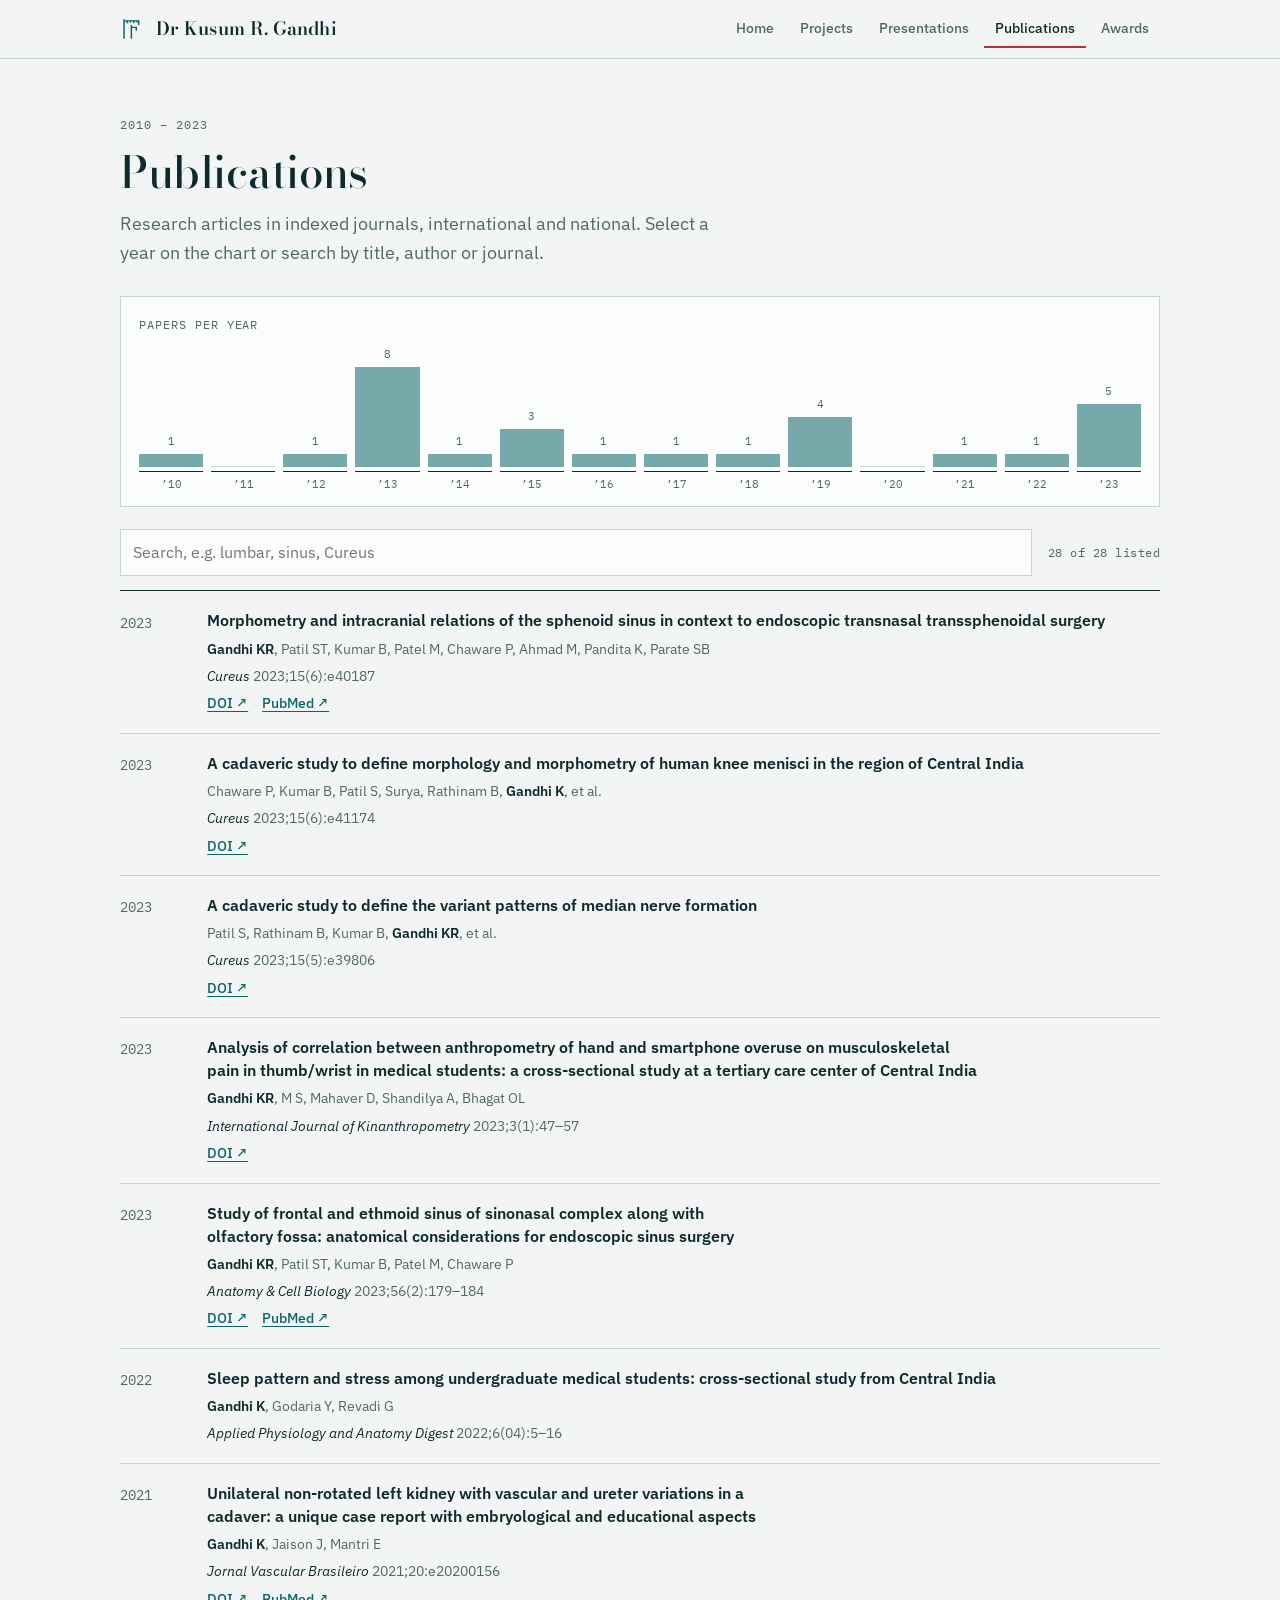
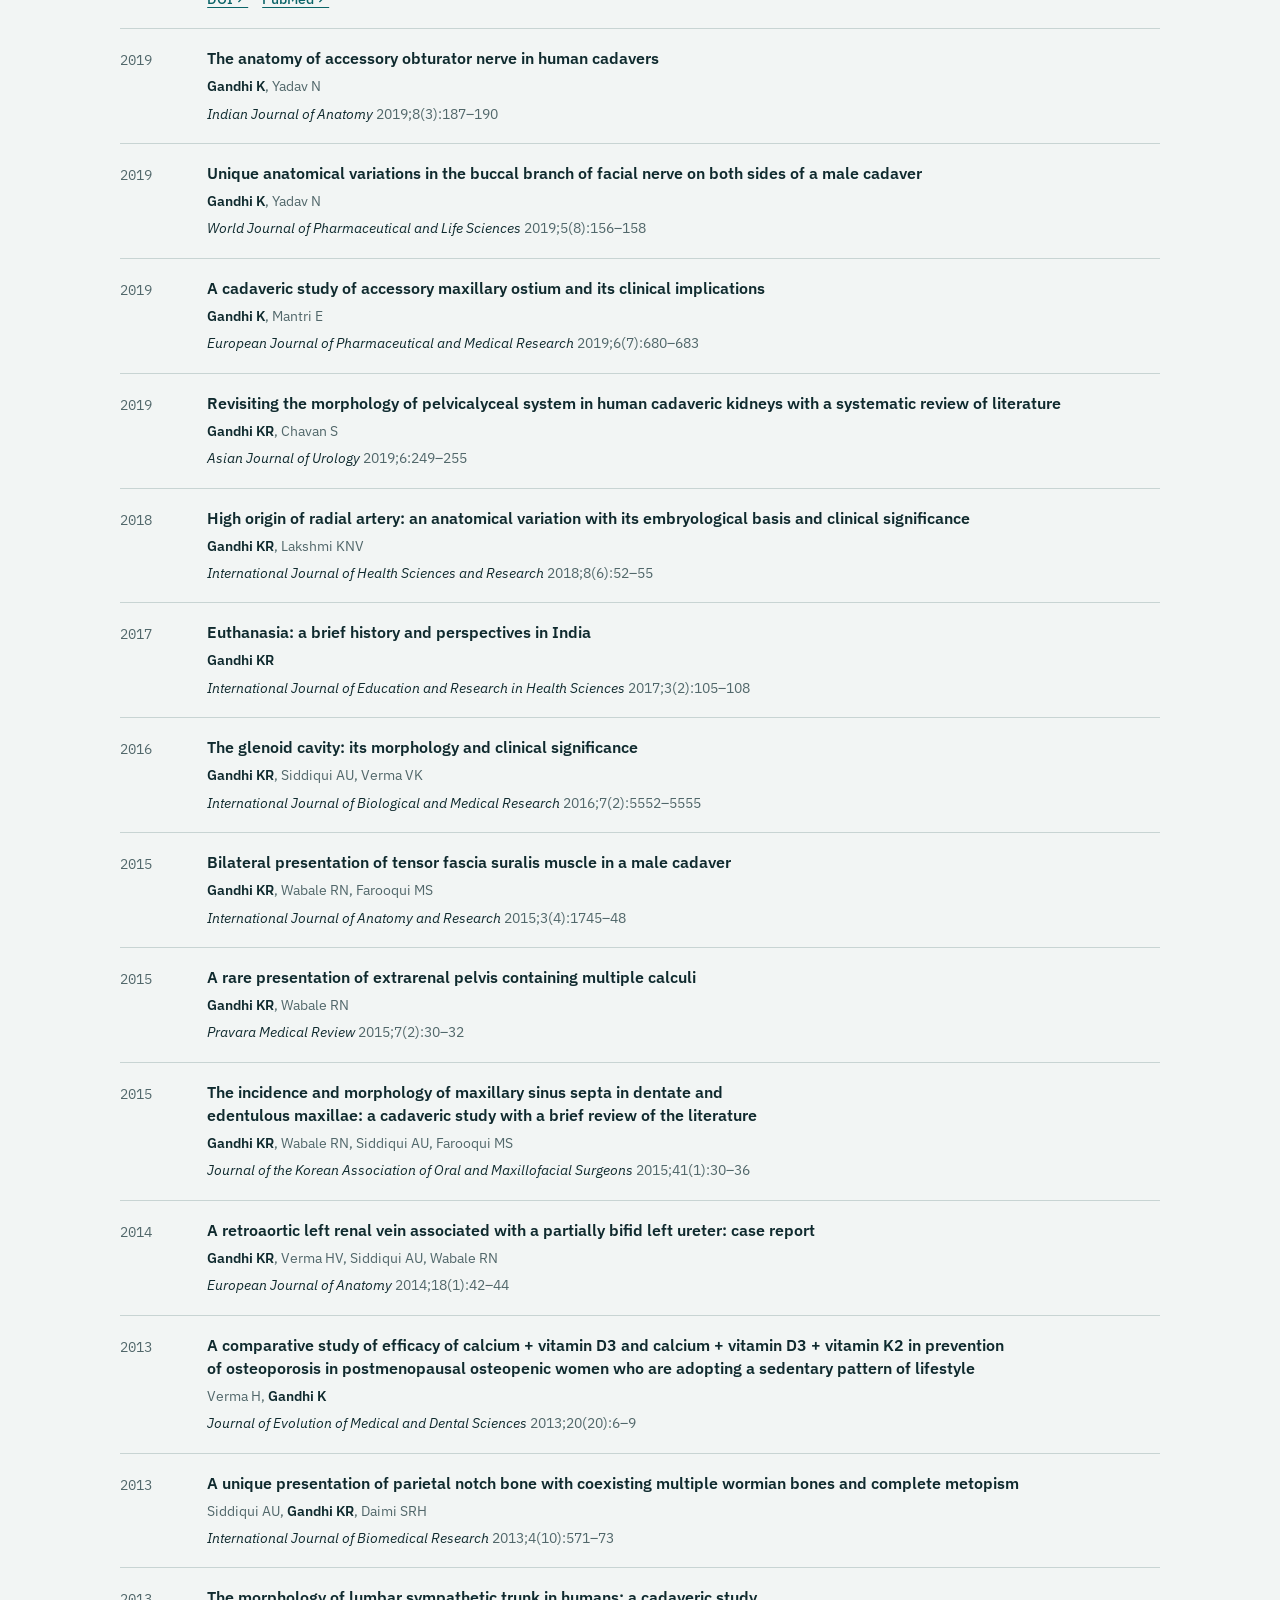
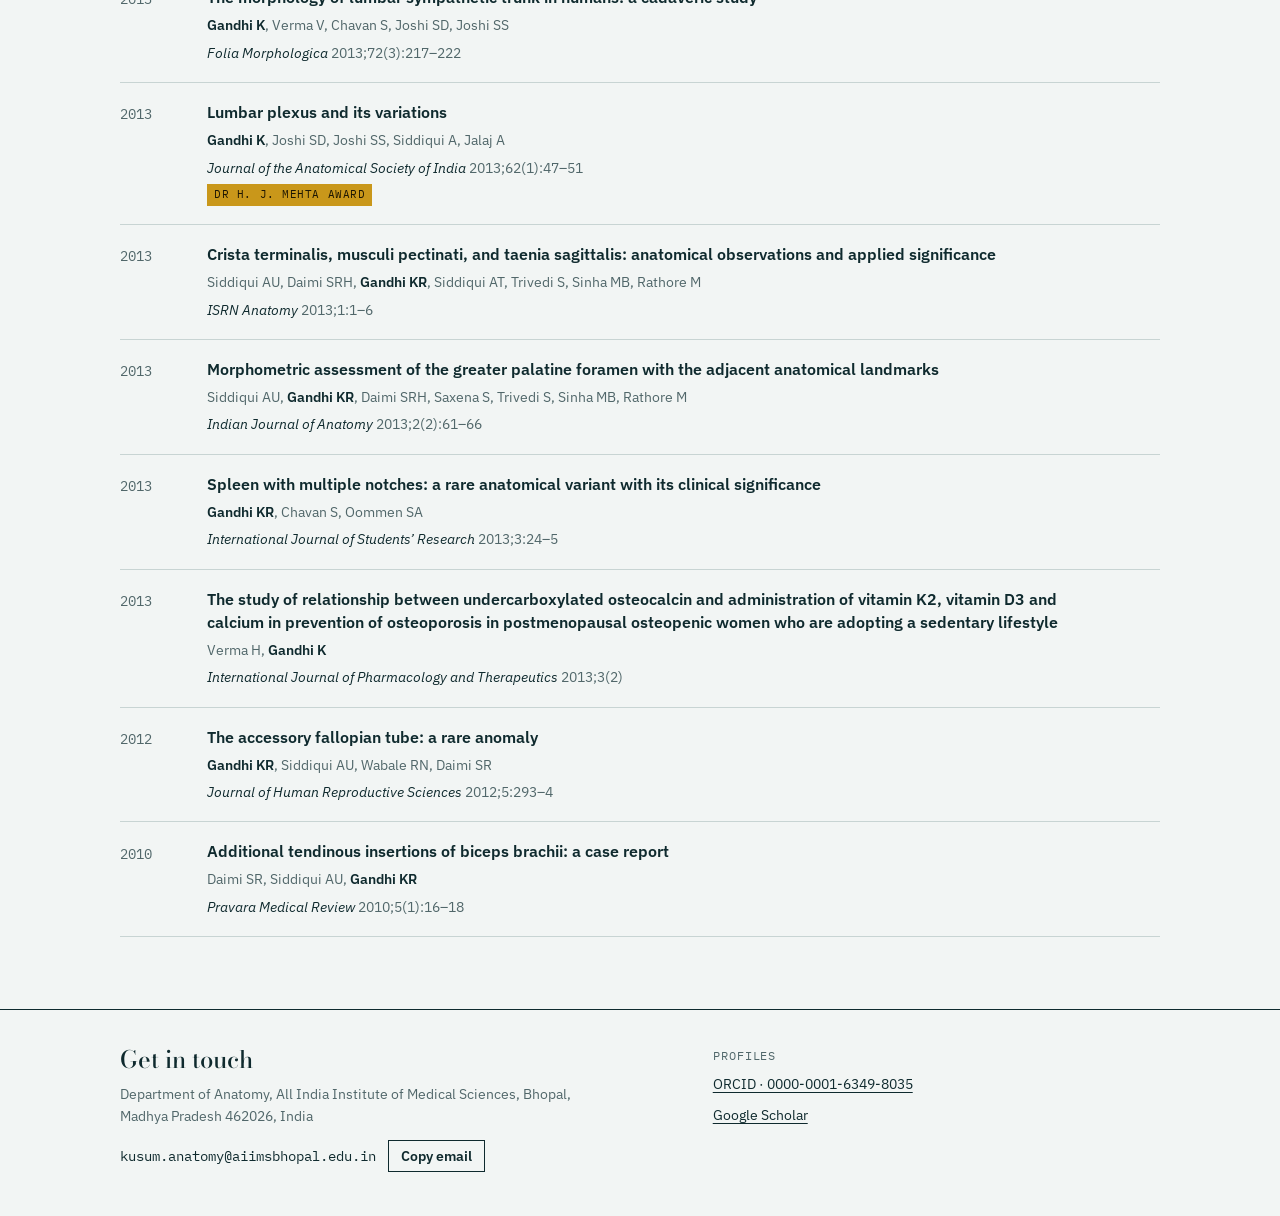
<file: publications.html>
<!DOCTYPE html>
<html lang="en">
<head>
<meta charset="utf-8">
<meta name="viewport" content="width=device-width, initial-scale=1, viewport-fit=cover">
<title>Publications | Dr Kusum R. Gandhi</title>
<meta name="description" content="Research articles by Dr Kusum R. Gandhi in indexed journals, 2010 to 2023.">
<link rel="icon" href="images/favicon.svg" type="image/svg+xml">
<link rel="preconnect" href="https://fonts.googleapis.com">
<link rel="preconnect" href="https://fonts.gstatic.com" crossorigin>
<link rel="stylesheet" href="https://fonts.googleapis.com/css2?family=Bodoni+Moda:ital,opsz,wght@0,6..96,400..700;1,6..96,400..700&amp;family=IBM+Plex+Mono:wght@400;500&amp;family=IBM+Plex+Sans:wght@400;500;600&amp;display=swap">
<link rel="stylesheet" href="css/style.css">
<script src="js/site.js" defer></script>
</head>
<body>

<a class="skip" href="#main">Skip to content</a>

<header class="top">
  <div class="wrap top-in">
    <a class="brand" href="index.html" aria-label="Dr Kusum R. Gandhi, home">
      <svg viewBox="0 0 32 32" fill="none" stroke="currentColor" stroke-width="1.8" aria-hidden="true"><path d="M5 4v24M5 6h18v5M5 6v0M14 11v17M14 14h6v4M9 6v3M13 6v2M17 6v3M21 6v2"/></svg>
      <span>Dr Kusum R. Gandhi</span>
    </a>
    <nav aria-label="Pages">
      <ul class="tabs">
        <li><a href="index.html">Home</a></li>
        <li><a href="projects.html">Projects</a></li>
        <li><a href="presentations.html">Presentations</a></li>
        <li><a href="publications.html" aria-current="page">Publications</a></li>
        <li><a href="awards.html">Awards</a></li>
      </ul>
    </nav>
  </div>
</header>

<main id="main" class="page">
    <div class="wrap">
      <header class="page-head">
        <p class="mono">2010 – 2023</p>
        <h1>Publications</h1>
        <p>Research articles in indexed journals, international and national. Select a year on the chart or search by title, author or journal.</p>
      </header>
      <div class="hist">
        <div class="hist-top"><span class="mono">Papers per year</span><button class="linkbtn" id="pub-clear" type="button" hidden>Show all years</button></div>
        <div class="bars" id="pub-bars"></div>
      </div>
      <div class="search">
        <input type="search" id="pub-q" placeholder="Search, e.g. lumbar, sinus, Cureus" aria-label="Search publications" autocomplete="off">
        <p class="count" id="pub-count" aria-live="polite"></p>
      </div>
      <ol class="pubs" id="pub-list"></ol>
    </div>
</main>

<footer class="foot">
  <div class="wrap foot-in">
    <div>
      <h2>Get in touch</h2>
      <p>Department of Anatomy, All India Institute of Medical Sciences, Bhopal, Madhya Pradesh 462026, India</p>
      <div class="mail">
        <code id="mail-addr">kusum.anatomy@aiimsbhopal.edu.in</code>
        <button class="btn" type="button" id="mail-copy">Copy email</button>
      </div>
    </div>
    <div class="foot-links">
      <span class="mono">Profiles</span>
      <a href="https://orcid.org/0000-0001-6349-8035" target="_blank" rel="noopener">ORCID · 0000-0001-6349-8035</a>
      <a href="https://scholar.google.com/citations?user=KoFKguMAAAAJ&hl=en" target="_blank" rel="noopener">Google Scholar</a>
    </div>
  </div>
</footer>

</body>
</html>
</file>
<file: css/style.css>
/* Dr Kusum R. Gandhi — site styles */
body{margin:0}
img{max-width:100%}
[hidden]{display:none!important}
/* Layout: an anatomical plate on millimetre paper. The portrait is Fig. 1 with leader-line labels
   for the research identifiers; figures are set like caliper readings; pages turn like plates. */
:root{
  --paper:#F2F5F4; --surface:#FBFDFC; --ink:#0F2A2E; --muted:#51676A; --rule:#C8D4D3;
  --grid:rgba(11,100,104,.09); --grid-strong:rgba(11,100,104,.17); --tint:rgba(11,100,104,.07);
  --teal:#0B6468; --on-teal:#FFFFFF;
  --artery:#B8303B; --vein:#2A5CA6; --nerve:#C9971A;
  --display:"Bodoni Moda","Didot","Bodoni 72","Playfair Display",Georgia,serif;
  --body:"IBM Plex Sans","Segoe UI",system-ui,-apple-system,"Helvetica Neue",Arial,sans-serif;
  --mono:"IBM Plex Mono",ui-monospace,"SF Mono",Menlo,Consolas,monospace;
  --fs-xs:.75rem; --fs-sm:.875rem; --fs-md:1.125rem; --fs-lg:1.5rem; --fs-xl:clamp(1.9rem,4.2vw,2.75rem);
  --fs-hero:clamp(2.7rem,7.4vw,5.1rem);
}
@media (prefers-color-scheme: dark){
  :root:not([data-theme="light"]){
    --paper:#0B191C; --surface:#11242A; --ink:#E4EEED; --muted:#96ACAE; --rule:#25393E;
    --grid:rgba(127,214,214,.07); --grid-strong:rgba(127,214,214,.14); --tint:rgba(127,214,214,.08);
    --teal:#62C6C4; --on-teal:#062022;
    --artery:#EE7780; --vein:#84ABEA; --nerve:#E8C257; color-scheme:dark;
  }
}
:root[data-theme="dark"]{
  --paper:#0B191C; --surface:#11242A; --ink:#E4EEED; --muted:#96ACAE; --rule:#25393E;
  --grid:rgba(127,214,214,.07); --grid-strong:rgba(127,214,214,.14); --tint:rgba(127,214,214,.08);
  --teal:#62C6C4; --on-teal:#062022;
  --artery:#EE7780; --vein:#84ABEA; --nerve:#E8C257; color-scheme:dark;
}

*,*::before,*::after{box-sizing:border-box}
html{font-size:16px;scroll-behavior:smooth}
body{background:var(--paper);color:var(--ink);font-family:var(--body);font-size:1rem;line-height:1.6;-webkit-font-smoothing:antialiased}
h1,h2,h3,p,ul,ol,dl,dd,figure{margin:0}
ul,ol{padding:0;list-style:none}
a{color:inherit}
h1,h2,h3{text-wrap:balance}
:focus-visible{outline:2px solid var(--teal);outline-offset:3px;border-radius:2px}
.wrap{max-width:1120px;margin-inline:auto;padding-inline:clamp(16px,4vw,40px)}
.mono{font-family:var(--mono);font-size:var(--fs-xs);letter-spacing:.08em;text-transform:uppercase;color:var(--muted)}
.skip{position:absolute;left:-999px;top:0;background:var(--teal);color:var(--on-teal);padding:8px 14px;z-index:20}
.skip:focus{left:16px;top:8px}

/* ---------- header ---------- */
.top{position:sticky;top:env(safe-area-inset-top,0px);z-index:10;background:var(--paper);border-bottom:1px solid var(--rule)}
.top-in{display:flex;flex-wrap:wrap;align-items:center;justify-content:space-between;gap:6px 24px;padding-block:10px}
.brand{display:flex;align-items:center;gap:10px;text-decoration:none;font-family:var(--display);font-size:1.15rem;font-weight:600;letter-spacing:.005em}
.brand svg{width:26px;height:26px;color:var(--teal);flex:none}
.tabs{display:flex;flex-wrap:wrap;gap:2px 4px}
.tabs a{display:block;padding:7px 11px;text-decoration:none;font-size:var(--fs-sm);font-weight:500;color:var(--muted);border-bottom:2px solid transparent;transition:color .15s,border-color .15s}
.tabs a:hover{color:var(--ink)}
.tabs a[aria-current="page"]{color:var(--ink);border-bottom-color:var(--artery)}

/* ---------- pages ---------- */
.page{padding-block:0 72px}
.page{animation:plate .32s ease-out both}
@keyframes plate{from{opacity:.35;transform:translateY(10px)}to{opacity:1;transform:none}}
.page-head{padding-block:56px 28px;display:grid;gap:14px;max-width:46rem}
.page-head h1{font-family:var(--display);font-weight:500;font-size:var(--fs-xl);line-height:1.08;letter-spacing:-.01em}
.page-head p:not(.mono){color:var(--muted);font-size:var(--fs-md);max-width:38rem}
.sec{padding-block:52px;border-top:1px solid var(--rule)}
.sec.flush{border-top:0;padding-top:24px}
.sec-title{font-family:var(--display);font-weight:500;font-size:var(--fs-xl);line-height:1.1;letter-spacing:-.01em}
.sec-head{display:grid;gap:10px;margin-bottom:28px;max-width:44rem}
.sec-head p{color:var(--muted)}

/* ---------- hero ---------- */
.hero{background-image:
    linear-gradient(var(--grid-strong) 1px,transparent 1px),linear-gradient(90deg,var(--grid-strong) 1px,transparent 1px),
    linear-gradient(var(--grid) 1px,transparent 1px),linear-gradient(90deg,var(--grid) 1px,transparent 1px);
  background-size:50px 50px,50px 50px,10px 10px,10px 10px;background-position:-1px -1px;border-bottom:1px solid var(--rule)}
.hero-in{display:grid;grid-template-columns:minmax(0,1fr) minmax(0,1fr);gap:40px 56px;align-items:center;padding-block:clamp(40px,7vw,84px)}
.hero-copy{display:grid;gap:18px;min-width:0}
.hero h1{font-family:var(--display);font-weight:500;font-size:var(--fs-hero);line-height:.98;letter-spacing:-.018em}
.hero h1 em{font-style:italic;font-weight:400}
.hero .role{font-size:var(--fs-md);font-weight:500}
.hero .lede{color:var(--muted);font-size:var(--fs-md);max-width:33rem}
.actions{display:flex;flex-wrap:wrap;gap:10px;margin-top:6px}
.btn{display:inline-flex;align-items:center;gap:8px;padding:11px 18px;border:1px solid var(--ink);text-decoration:none;font-size:var(--fs-sm);font-weight:600;background:transparent;color:var(--ink);cursor:pointer;font-family:inherit;transition:background .15s,color .15s,transform .15s}
.btn:hover{transform:translateY(-1px)}
.btn.solid{background:var(--teal);border-color:var(--teal);color:var(--on-teal)}
.btn .arr{transition:transform .15s}
.btn:hover .arr{transform:translateX(3px)}

/* portrait plate: Fig. 1 */
.plate{background:var(--surface);border:1px solid var(--rule);padding:22px 20px 14px 34px;min-width:0;justify-self:end;width:100%;max-width:500px}
.plate-body{display:grid;grid-template-columns:minmax(0,54%) minmax(0,1fr);align-items:center}
.photo{position:relative;line-height:0}
.photo img{width:100%;height:auto;display:block;filter:saturate(.96)}
.ruler-v,.ruler-h{position:absolute;pointer-events:none}
.ruler-v{left:-16px;top:0;bottom:0;width:11px;background:
  repeating-linear-gradient(to bottom,var(--muted) 0 1px,transparent 1px 30px) left/11px 100% no-repeat,
  repeating-linear-gradient(to bottom,var(--muted) 0 1px,transparent 1px 6px) right/5px 100% no-repeat}
.ruler-h{left:0;right:0;bottom:-16px;height:11px;background:
  repeating-linear-gradient(to right,var(--muted) 0 1px,transparent 1px 30px) top/100% 11px no-repeat,
  repeating-linear-gradient(to right,var(--muted) 0 1px,transparent 1px 6px) top/100% 5px no-repeat}
.ids{display:grid;gap:18px;padding-left:18px;min-width:0}
.id{position:relative;--c:var(--teal);--lead:46px}
.id::before{content:"";position:absolute;right:100%;top:13px;width:var(--lead);height:1px;background:var(--ink);transform-origin:right center;animation:lead .55s ease-out both}
.id::after{content:"";position:absolute;right:calc(100% + var(--lead) - 4px);top:9px;width:9px;height:9px;border-radius:50%;background:var(--c);box-shadow:0 0 0 2px var(--surface);animation:dot .3s ease-out both}
.id:nth-child(1){--c:var(--artery);--lead:58px}
.id:nth-child(2){--c:var(--vein);--lead:38px}
.id:nth-child(3){--c:var(--nerve);--lead:66px}
.id:nth-child(2)::before,.id:nth-child(2)::after{animation-delay:.12s}
.id:nth-child(3)::before,.id:nth-child(3)::after{animation-delay:.24s}
@keyframes lead{from{transform:scaleX(.2)}to{transform:scaleX(1)}}
@keyframes dot{from{transform:scale(.4)}to{transform:scale(1)}}
.id a,.id .id-box{display:grid;gap:1px;text-decoration:none;padding:3px 0 3px 8px;border-left:2px solid var(--c);min-width:0}
.id-k{font-family:var(--mono);font-size:.7rem;letter-spacing:.09em;text-transform:uppercase;color:var(--muted)}
.id-v{font-family:var(--mono);font-size:.8rem;font-weight:500;overflow-wrap:anywhere;line-height:1.35}
.id a:hover .id-v{text-decoration:underline;text-underline-offset:3px}
.id .pending{color:var(--muted);font-weight:400;font-style:italic}
.plate figcaption{margin-top:26px;padding-top:10px;border-top:1px solid var(--rule);font-family:var(--mono);font-size:.7rem;letter-spacing:.06em;color:var(--muted)}

/* readings */
.readings{display:grid;grid-template-columns:repeat(4,minmax(0,1fr));gap:30px 36px;padding-block:44px}
.reading{display:flex;flex-direction:column-reverse;min-width:0}
.reading dt{color:var(--muted);font-size:var(--fs-sm);line-height:1.4}
.reading dd{display:grid}
.reading .num{font-family:var(--display);font-size:clamp(2.5rem,5.4vw,3.6rem);line-height:1;font-weight:500;font-variant-numeric:lining-nums tabular-nums}
.reading .unit{font-family:var(--mono);font-size:var(--fs-xs);letter-spacing:.08em;text-transform:uppercase;color:var(--muted);margin-left:6px}
.reading dt::before{content:"";display:block;height:9px;border-inline:1px solid var(--ink);margin-block:12px 9px;background:linear-gradient(var(--ink),var(--ink)) center/100% 1px no-repeat}

/* lab */
.lab{display:grid;grid-template-columns:minmax(0,1fr) minmax(0,1.05fr);gap:36px 56px;align-items:start}
.lab-copy{display:grid;gap:16px;min-width:0}
.lab-copy p{max-width:34rem}
.lab-list{display:grid;gap:0;border-top:1px solid var(--rule);margin-top:6px}
.lab-list li{padding:11px 0;border-bottom:1px solid var(--rule);display:grid;gap:2px}
.lab-list span{font-family:var(--mono);font-size:.7rem;letter-spacing:.08em;text-transform:uppercase;color:var(--muted)}
.soma{background:var(--surface);border:1px solid var(--rule);padding:20px;display:grid;gap:14px;min-width:0}
.soma h3{font-family:var(--display);font-size:var(--fs-lg);font-weight:500;line-height:1.15}
.soma > p{color:var(--muted);font-size:var(--fs-sm)}
.soma-grid{display:grid;grid-template-columns:minmax(0,1.1fr) minmax(0,.9fr);gap:18px;align-items:center}
.soma svg{width:100%;height:auto;display:block}
.soma .axis{stroke:var(--rule);stroke-width:1;fill:none}
.soma .tri{stroke:var(--ink);stroke-width:1.2;fill:var(--tint)}
.soma .lbl{font-family:var(--mono);font-size:13px;letter-spacing:.06em;fill:var(--muted)}
.soma .pt{fill:var(--artery);stroke:var(--surface);stroke-width:2;transition:cx .18s ease-out,cy .18s ease-out}
.soma .halo{fill:var(--artery);opacity:.16;transition:cx .18s ease-out,cy .18s ease-out}
.soma .cross{stroke:var(--artery);stroke-width:.8;stroke-dasharray:2 3;fill:none}
.sliders{display:grid;gap:12px;min-width:0}
.slider{display:grid;gap:2px}
.slider label{display:flex;justify-content:space-between;gap:8px;font-size:var(--fs-sm);font-weight:500}
.slider output{font-family:var(--mono);font-variant-numeric:tabular-nums}
.slider input{width:100%;accent-color:var(--teal);margin:0}
.slider small{color:var(--muted);font-size:var(--fs-xs)}
.soma-out{border-top:1px solid var(--rule);padding-top:12px;display:flex;flex-wrap:wrap;justify-content:space-between;gap:6px 18px;align-items:baseline}
.soma-out b{font-family:var(--display);font-size:1.3rem;font-weight:500}
.soma-out span{font-family:var(--mono);font-size:var(--fs-xs);color:var(--muted);font-variant-numeric:tabular-nums}

/* interests */
.interests{display:grid;grid-template-columns:repeat(3,minmax(0,1fr));gap:0;border-top:1px solid var(--ink)}
.interests li{padding:18px 20px 20px 0;border-bottom:1px solid var(--rule);display:grid;gap:6px;align-content:start}
.interests h3{font-size:1rem;font-weight:600}
.interests p{color:var(--muted);font-size:var(--fs-sm)}

/* career */
.career{display:grid;grid-template-columns:minmax(0,1.5fr) minmax(0,1fr);gap:40px 64px}
.steps{display:grid;border-left:1px solid var(--ink);margin-left:5px}
.steps li{position:relative;display:grid;grid-template-columns:10rem minmax(0,1fr);gap:2px 18px;padding:0 0 22px 22px}
.steps li::before{content:"";position:absolute;left:0;top:.72em;width:12px;height:1px;background:var(--ink)}
.steps li.now::before{width:9px;height:9px;border-radius:50%;left:-5px;top:.45em;background:var(--artery)}
.steps .when{white-space:nowrap;font-family:var(--mono);font-size:var(--fs-xs);color:var(--muted);padding-top:.25em;letter-spacing:.02em}
.steps b{font-weight:600}
.steps .where{color:var(--muted);font-size:var(--fs-sm)}
.steps li > div{min-width:0}
.edu{display:grid;gap:22px;align-content:start}
.edu h3,.career h3{font-family:var(--mono);font-size:var(--fs-xs);letter-spacing:.08em;text-transform:uppercase;color:var(--muted);font-weight:500;margin-bottom:18px}
.edu li{display:grid;gap:3px;padding-bottom:18px;border-bottom:1px solid var(--rule)}
.edu b{font-family:var(--display);font-size:1.35rem;font-weight:500;line-height:1.2}
.edu .where{color:var(--muted);font-size:var(--fs-sm)}

/* chips & toolbars */
.toolbar{display:grid;gap:12px;margin-bottom:22px}
.chips{display:flex;flex-wrap:wrap;gap:8px;align-items:center}
.chips .mono{margin-right:4px}
.chip{font-family:var(--body);font-size:var(--fs-sm);font-weight:500;padding:6px 12px;border:1px solid var(--rule);background:var(--surface);color:var(--ink);cursor:pointer;display:inline-flex;gap:8px;align-items:center;transition:border-color .15s,background .15s}
.chip:hover{border-color:var(--ink)}
.chip[aria-pressed="true"]{background:var(--ink);color:var(--paper);border-color:var(--ink)}
.chip i{width:8px;height:8px;border-radius:50%;background:var(--c,var(--muted));flex:none}
.chip small{font-family:var(--mono);font-size:.7rem;opacity:.7}
.count{font-family:var(--mono);font-size:var(--fs-xs);color:var(--muted);letter-spacing:.04em}

/* projects */
.proj{display:grid;border-top:1px solid var(--ink)}
.proj li{display:grid;grid-template-columns:11rem minmax(0,1fr);gap:8px 28px;padding:20px 0;border-bottom:1px solid var(--rule)}
.proj li.feature{background:var(--surface);border:1px solid var(--rule);border-left:3px solid var(--artery);padding:22px;margin-block:18px 6px}
.proj-side{display:grid;gap:8px;align-content:start;justify-items:start}
.proj h3{font-size:1.06rem;font-weight:600;line-height:1.4}
.proj .feature h3{font-family:var(--display);font-size:1.45rem;font-weight:500;line-height:1.25}
.proj-main{display:grid;gap:8px;min-width:0}
.meta{display:flex;flex-wrap:wrap;gap:4px 18px;font-size:var(--fs-sm);color:var(--muted)}
.meta b{color:var(--ink);font-weight:500}
.pill{font-family:var(--mono);font-size:.7rem;letter-spacing:.06em;text-transform:uppercase;padding:3px 8px;border:1px solid var(--ink);white-space:nowrap}
.pill.done{background:var(--teal);border-color:var(--teal);color:var(--on-teal)}
.pill.prop{border-style:dashed;color:var(--muted);border-color:var(--muted)}
.proj li.empty{grid-template-columns:minmax(0,1fr)}
.plink{font-size:var(--fs-sm);font-weight:500;color:var(--teal);text-underline-offset:3px}

/* presentations */
.note{display:grid;grid-template-columns:repeat(3,minmax(0,1fr));gap:0;border-block:1px solid var(--ink);margin-bottom:30px}
.note div{padding:16px 20px 16px 0;display:grid;gap:2px}
.note b{font-family:var(--display);font-size:2rem;font-weight:500;line-height:1}
.note span{color:var(--muted);font-size:var(--fs-sm)}
.years{display:grid}
.year{display:grid;grid-template-columns:6rem minmax(0,1fr);gap:0 24px;border-top:1px solid var(--rule);padding-block:18px}
.year > h3{font-family:var(--display);font-size:1.9rem;font-weight:500;line-height:1;font-variant-numeric:lining-nums}
.year ul{display:grid;gap:16px;min-width:0}
.talk{display:grid;grid-template-columns:14px minmax(0,1fr);gap:0 10px}
.talk i{width:9px;height:9px;border-radius:50%;background:var(--c);margin-top:.5em}
.talk p{font-weight:500;line-height:1.45}
.talk .kind{font-family:var(--mono);font-size:.7rem;letter-spacing:.07em;text-transform:uppercase;color:var(--muted)}
.talk .where{color:var(--muted);font-size:var(--fs-sm);font-weight:400}
.t-talk{--c:var(--artery)} .t-paper{--c:var(--vein)} .t-org{--c:var(--nerve)} .t-train{--c:var(--muted)}

/* publications */
.hist{background:var(--surface);border:1px solid var(--rule);padding:18px 18px 12px;margin-bottom:22px}
.hist-top{display:flex;flex-wrap:wrap;justify-content:space-between;gap:6px 16px;align-items:baseline;margin-bottom:10px}
.bars{display:grid;grid-template-columns:repeat(14,minmax(0,1fr));gap:clamp(2px,.8vw,8px);align-items:end;height:150px}
.bar{all:unset;box-sizing:border-box;cursor:pointer;display:flex;flex-direction:column;justify-content:flex-end;align-items:center;height:100%;gap:4px;min-width:0}
.bar[disabled]{cursor:default}
.bar .v{font-family:var(--mono);font-size:.7rem;color:var(--muted)}
.bar .b{width:100%;background:var(--teal);opacity:.55;min-height:1px;transition:opacity .15s}
.bar[disabled] .b{background:var(--rule);opacity:1}
.bar:hover:not([disabled]) .b,.bar[aria-pressed="true"] .b{opacity:1}
.bar[aria-pressed="true"] .b{background:var(--artery)}
.bar:focus-visible{outline:2px solid var(--teal);outline-offset:2px}
.bar .y{font-family:var(--mono);font-size:.68rem;color:var(--muted);border-top:1px solid var(--ink);width:100%;text-align:center;padding-top:4px}
.bar[aria-pressed="true"] .y{color:var(--ink);font-weight:500}
.search{display:flex;flex-wrap:wrap;gap:10px 16px;align-items:center;margin-bottom:8px}
.search input{flex:1 1 16rem;min-width:0;font:inherit;padding:10px 12px;border:1px solid var(--rule);background:var(--surface);color:var(--ink)}
.search input:focus{outline:2px solid var(--teal);outline-offset:1px}
.linkbtn{all:unset;cursor:pointer;font-size:var(--fs-sm);font-weight:500;color:var(--teal);text-decoration:underline;text-underline-offset:3px}
.linkbtn:focus-visible{outline:2px solid var(--teal);outline-offset:2px}
.pubs{display:grid;border-top:1px solid var(--ink);margin-top:14px}
.pub{display:grid;grid-template-columns:4.2rem minmax(0,1fr);gap:4px 20px;padding:18px 0;border-bottom:1px solid var(--rule)}
.pub .yr{font-family:var(--mono);font-size:var(--fs-sm);color:var(--muted);padding-top:.15em}
.pub > div{display:grid;gap:5px;min-width:0}
.pub h3{font-size:1.03rem;font-weight:600;line-height:1.4}
.pub .au{font-size:var(--fs-sm);color:var(--muted)}
.pub .au b{color:var(--ink);font-weight:600}
.pub .jr{font-size:var(--fs-sm);font-style:italic}
.pub .jr span{font-style:normal;color:var(--muted)}
.pub .links{display:flex;flex-wrap:wrap;gap:6px 14px;align-items:center}
.badge{font-family:var(--mono);font-size:.7rem;letter-spacing:.05em;text-transform:uppercase;padding:2px 7px;background:var(--nerve);color:#1d1602}
.empty{padding:32px 0;color:var(--muted)}

/* awards */
.prize{display:grid;grid-template-columns:auto minmax(0,1fr);gap:20px 32px;align-items:center;background:var(--surface);border:1px solid var(--rule);padding:clamp(20px,4vw,36px);margin-bottom:36px}
.prize svg{width:clamp(72px,12vw,112px);height:auto;color:var(--nerve)}
.prize h2{font-family:var(--display);font-weight:500;font-size:clamp(1.6rem,3.6vw,2.4rem);line-height:1.1}
.prize-copy{display:grid;gap:10px;min-width:0}
.prize p{color:var(--muted);max-width:36rem}
.prize p b{color:var(--ink);font-weight:500}
.honours{display:grid;border-top:1px solid var(--ink)}
.honours li{display:grid;grid-template-columns:6rem minmax(0,1fr);gap:4px 24px;padding:16px 0;border-bottom:1px solid var(--rule)}
.honours .when{font-family:var(--mono);font-size:var(--fs-sm);color:var(--muted);padding-top:.1em}
.honours b{font-weight:600}
.honours span{color:var(--muted);font-size:var(--fs-sm);display:block}
.service{display:grid;grid-template-columns:repeat(2,minmax(0,1fr));gap:32px 56px}
.service h3{font-family:var(--mono);font-size:var(--fs-xs);letter-spacing:.08em;text-transform:uppercase;color:var(--muted);font-weight:500;padding-bottom:10px;border-bottom:1px solid var(--ink)}
.service li{padding:10px 0;border-bottom:1px solid var(--rule);font-size:.97rem}
.service li span{color:var(--muted);font-size:var(--fs-sm)}

/* footer */
.foot{border-top:1px solid var(--ink);padding-block:36px 44px}
.foot-in{display:grid;grid-template-columns:minmax(0,1.2fr) minmax(0,1fr);gap:28px 56px}
.foot h2{font-family:var(--display);font-weight:500;font-size:var(--fs-lg);line-height:1.2;margin-bottom:8px}
.foot p{color:var(--muted);font-size:var(--fs-sm);max-width:30rem}
.mail{display:flex;flex-wrap:wrap;gap:8px 12px;align-items:center;margin-top:12px}
.mail code{font-family:var(--mono);font-size:.9rem;overflow-wrap:anywhere;user-select:all}
.mail .btn{padding:6px 12px}
.foot-links{display:grid;gap:8px;align-content:start;font-size:var(--fs-sm)}
.foot-links a{text-underline-offset:3px}

/* responsive */
@media (max-width:900px){
  .hero-in{grid-template-columns:minmax(0,1fr)}
  .plate{justify-self:start}
  .lab,.career,.foot-in{grid-template-columns:minmax(0,1fr)}
  .interests{grid-template-columns:repeat(2,minmax(0,1fr))}
}
@media (max-width:640px){
  .readings{grid-template-columns:repeat(2,minmax(0,1fr))}
  .interests,.service,.note{grid-template-columns:minmax(0,1fr)}
  .note div{border-bottom:1px solid var(--rule)} .note div:last-child{border-bottom:0}
  .soma-grid{grid-template-columns:minmax(0,1fr)}
  .proj li{grid-template-columns:minmax(0,1fr)}
  .proj-side{display:flex;flex-wrap:wrap;align-items:center}
  .steps li{grid-template-columns:minmax(0,1fr)}
  .year{grid-template-columns:minmax(0,1fr);gap:10px}
  .pub,.honours li{grid-template-columns:minmax(0,1fr)}
  .prize{grid-template-columns:minmax(0,1fr)}
  .plate{padding:20px 14px 12px 30px}
  .plate-body{grid-template-columns:minmax(0,46%) minmax(0,1fr)}
  .ids{padding-left:14px;gap:14px}
  .id-v{font-size:.74rem}
  .id:nth-child(1){--lead:42px} .id:nth-child(2){--lead:28px} .id:nth-child(3){--lead:48px}
  .tabs{gap:0;width:100%;justify-content:space-between}
  .tabs a{padding:6px 5px;font-size:.78rem}
  .brand{font-size:1.05rem}
}
@media (prefers-reduced-motion:reduce){
  html{scroll-behavior:auto}
  *,*::before,*::after{animation:none!important;transition:none!important}
}
</file>
